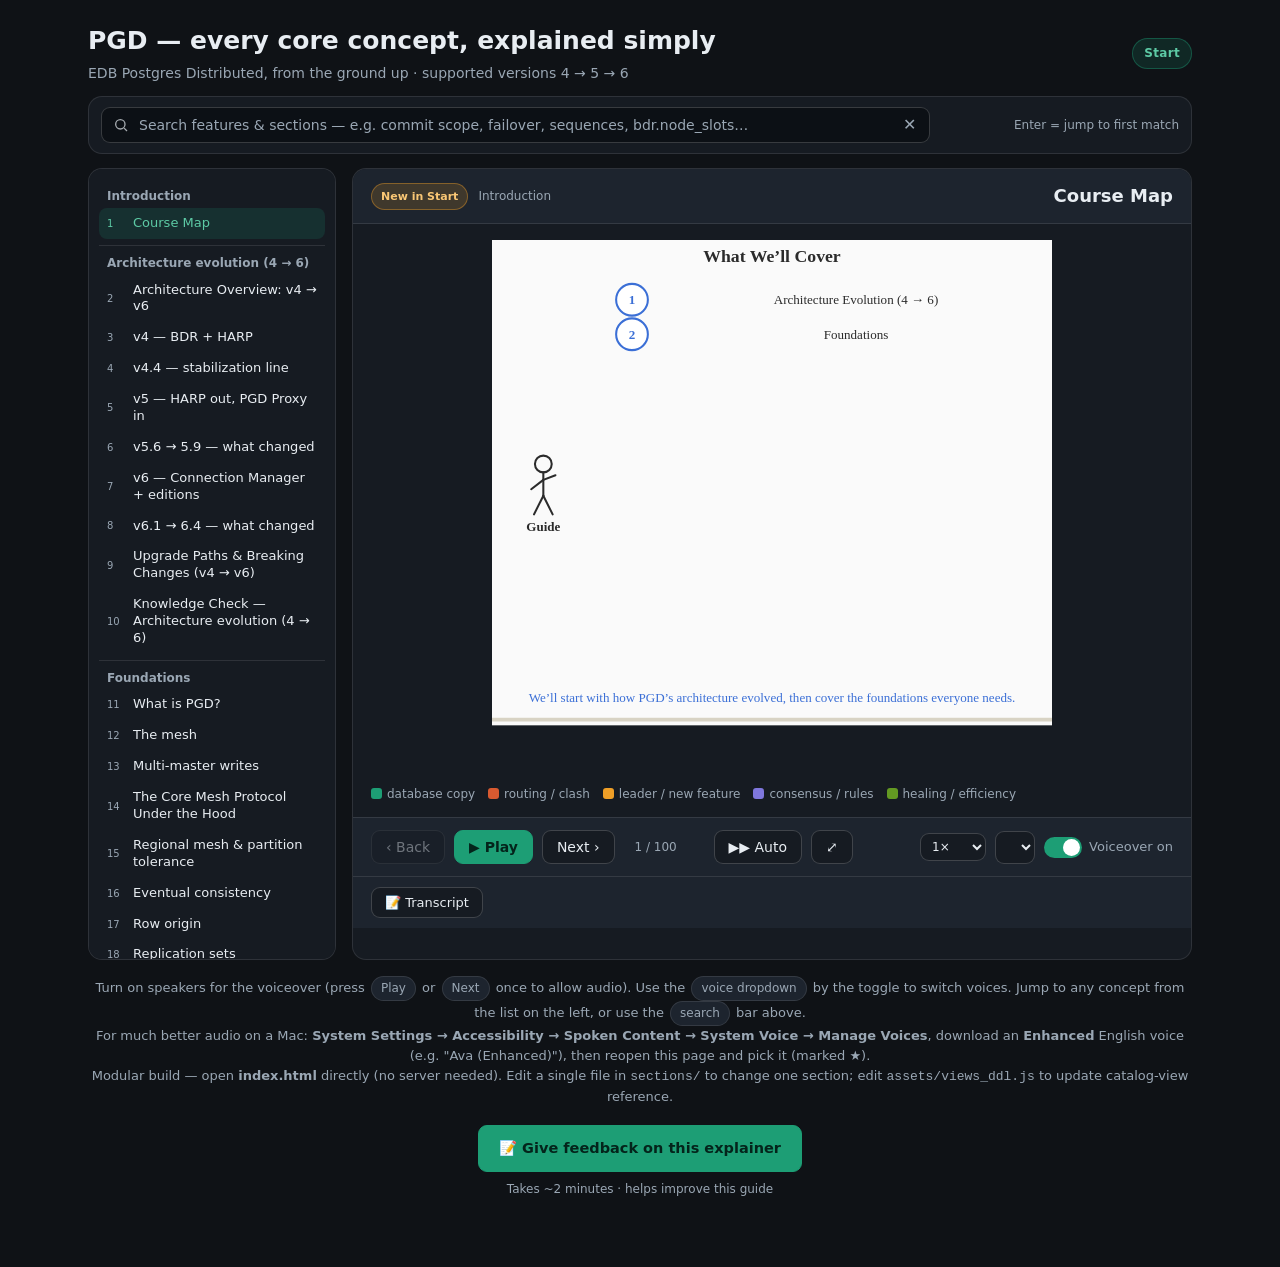
<file: index.html>
<!DOCTYPE html>
<html lang="en">
<head>
<meta charset="UTF-8">
<meta name="viewport" content="width=device-width, initial-scale=1.0">
<title>PGD — every core concept, explained simply</title>
<link rel="stylesheet" href="assets/style.css">
</head>
<body>
<div class="wrap">
  <header class="top">
    <div class="title">
      <h1>PGD — every core concept, explained simply</h1>
      <p>EDB Postgres Distributed, from the ground up · supported versions 4 → 5 → 6</p>
    </div>
    <span class="badge" id="verBadge">Foundations</span>
  </header>

  <!-- search / filter across every section -->
  <div class="searchbar">
    <div class="si">
      <svg viewBox="0 0 24 24" fill="none" stroke="currentColor" stroke-width="2"><circle cx="11" cy="11" r="7"/><path d="M21 21l-4.3-4.3"/></svg>
      <input id="search" type="text" placeholder="Search features & sections — e.g. commit scope, failover, sequences, bdr.node_slots…" autocomplete="off">
      <button class="si-clear" title="Clear" onclick="clearSearch()">✕</button>
    </div>
    <span class="si-info" id="searchInfo"></span>
    <span class="si-hint">Enter = jump to first match</span>
  </div>

  <div class="layout">
    <nav class="toc" id="toc"></nav>

    <div class="stage">
      <div class="scene-head">
        <div class="left">
          <span class="scene-tag tag-core" id="sceneTag">Core concept</span>
          <span class="chap" id="chap">—</span>
        </div>
        <div class="scene-title" id="sceneTitle">—</div>
      </div>
      <div class="scene-body">
        <div class="canvas" id="canvas"></div>
      </div>
      <div class="legend" id="legend"></div>
      <div class="controls">
        <button class="btn" id="prevBtn" onclick="prevStep()">‹ Back</button>
        <button class="btn primary" id="playBtn" onclick="togglePlay()">▶ Play</button>
        <button class="btn" id="nextBtn" onclick="nextStep()">Next ›</button>
        <span class="stepcount" id="stepcount">1 / 1</span>
        <div class="beat-dots" id="beatDots"></div>
        <button class="btn" id="autoBtn" onclick="toggleContinuous()" title="Auto-advance all scenes">▶▶ Auto</button>
        <button class="btn" id="fsBtn" onclick="toggleFullscreen()" title="Fullscreen canvas">⤢</button>
        <div class="spacer"></div>
        <select id="speedSelect" class="speed-select" title="Voiceover speed">
          <option value="0.8">0.8×</option>
          <option value="0.97" selected>1×</option>
          <option value="1.3">1.3×</option>
        </select>
        <select id="voiceSelect" class="voice-select" title="Choose voice" onchange="onVoicePick()"></select>
        <div class="toggle" onclick="toggleVoice()">
          <span class="switch on" id="voiceSwitch"><i></i></span>
          <span id="voiceLabel">Voiceover on</span>
        </div>
      </div>
      <!-- collapsible action bar + panels -->
      <div class="action-bar" id="actionBar"></div>
      <div class="collapsible-panels">
        <!-- Transcript -->
        <div class="cpanel" id="transcriptPanel">
          <div class="analogy">
            <div class="k">Imagine this…</div>
            <div class="v" id="analogy">—</div>
          </div>
          <div class="real"><span class="k">In real terms</span><span id="real">—</span></div>
          <div class="handsOn" id="handsOn" style="display:none"></div>
          <div class="caption"><div class="narr" id="narr" aria-live="polite">—</div></div>
        </div>
        <!-- Views -->
        <div class="cpanel" id="bdrPanel">
          <div class="bdr-views" id="bdrViews"></div>
          <div class="bdr-hint">Click a view for its documented columns &amp; definition (EDB v6 catalog reference). Grey dot = name not in the harvested reference set.</div>
        </div>
        <!-- Monitor -->
        <div class="cpanel" id="monPanel">
          <div class="mon-head">📈 Monitor it — query &amp; how to read it</div>
          <div class="mon-rows" id="monRows"></div>
        </div>
        <!-- CLI -->
        <div class="cpanel" id="cliPanel">
          <div class="cli-head">⌨️ PGD CLI &amp; commands</div>
          <div class="cli-rows" id="cliRows"></div>
        </div>
        <!-- Settings -->
        <div class="cpanel" id="setPanel">
          <div class="set-head">⚙️ Relevant settings (GUCs)</div>
          <div class="set-rows" id="setRows"></div>
        </div>
      </div>
    </div>
  </div>
  <p id="searchNone">No section matches your search.</p>
 
  <footer class="tip">
    Turn on speakers for the voiceover (press <span class="pill">Play</span> or <span class="pill">Next</span> once to allow audio).
    Use the <span class="pill">voice dropdown</span> by the toggle to switch voices. Jump to any concept from the list on the left, or use the <span class="pill">search</span> bar above.
    <br>For much better audio on a Mac: <b>System Settings → Accessibility → Spoken Content → System Voice → Manage Voices</b>, download an <b>Enhanced</b> English voice (e.g. "Ava (Enhanced)"), then reopen this page and pick it (marked ★).
    <br>Modular build — open <b>index.html</b> directly (no server needed). Edit a single file in <code>sections/</code> to change one section; edit <code>assets/views_ddl.js</code> to update catalog-view reference.
  </footer>

  <div class="fb-wrap">
    <a class="fb-btn" id="fbBtn" href="#" target="_blank" rel="noopener">📝 Give feedback on this explainer</a>
    <div class="fb-note" id="fbNote">Takes ~2 minutes · helps improve this guide</div>
  </div>
</div>

<!-- view DDL / reference modal -->
<div class="vm-overlay" id="viewModal" role="dialog" aria-modal="true">
  <div class="vm-box">
    <div class="vm-top">
      <span class="vm-title" id="viewModalTitle">bdr.view</span>
      <button class="vm-x" onclick="closeView()" title="Close">✕</button>
    </div>
    <div class="vm-body" id="viewModalBody"></div>
  </div>
</div>

<!-- 1) drawings  2) authoritative view defs  3) CLI map  4) monitoring/settings/CLI reference -->
<script src="assets/scenes.js"></script>
<script src="assets/views_ref.js"></script>
<script src="assets/cli_commands.js"></script>
<script src="assets/reference.js"></script>
<script src="assets/stories.js"></script>
<script src="assets/motion_lib.js"></script>
<script src="assets/motion_wb.js"></script>
<script src="assets/story_raft.js"></script>
<script src="assets/story_motion.js"></script>
<script src="assets/story_pilot.js"></script>
<script src="assets/story_whiteboard.js"></script>
<!-- 5) section content (edit any one of these independently) -->
<script src="sections/00_intro.js"></script>
<script src="sections/05_architecture.js"></script>
<script src="sections/10_foundations.js"></script>
<script src="sections/20_conflicts.js"></script>
<script src="sections/30_coordination.js"></script>
<script src="sections/40_durability.js"></script>
<script src="sections/50_v4.js"></script>
<script src="sections/60_v5.js"></script>
<script src="sections/70_v6.js"></script>
<script src="sections/80_sequences.js"></script>
<script src="sections/90_operations.js"></script>
<script src="sections/95_troubleshooting.js"></script>
<script src="sections/97_pgd4k.js"></script>
<!-- 4) knowledge-check quiz banks (chapter-end + final review) -->
<script src="assets/quizzes.js"></script>
<!-- 5) player + search + modal -->
<script src="assets/app.js"></script>
</body>
</html>
</file>
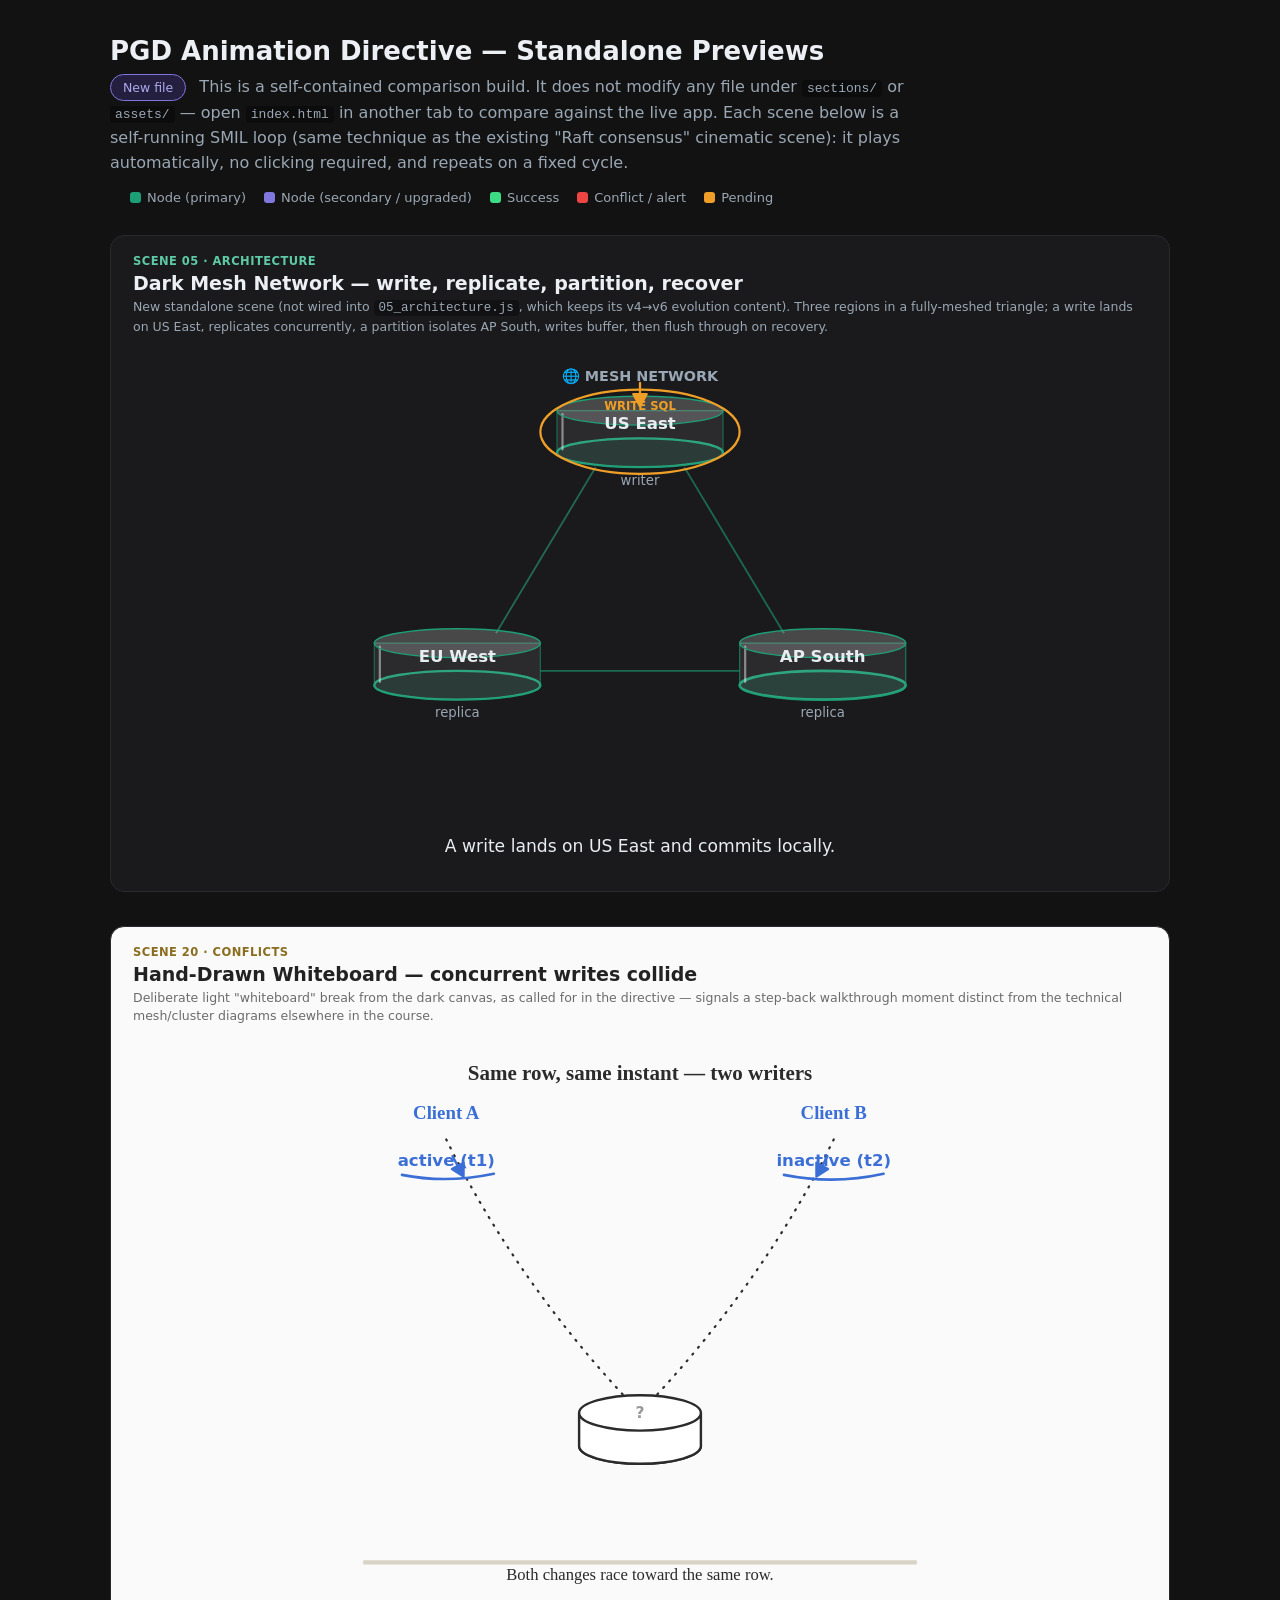
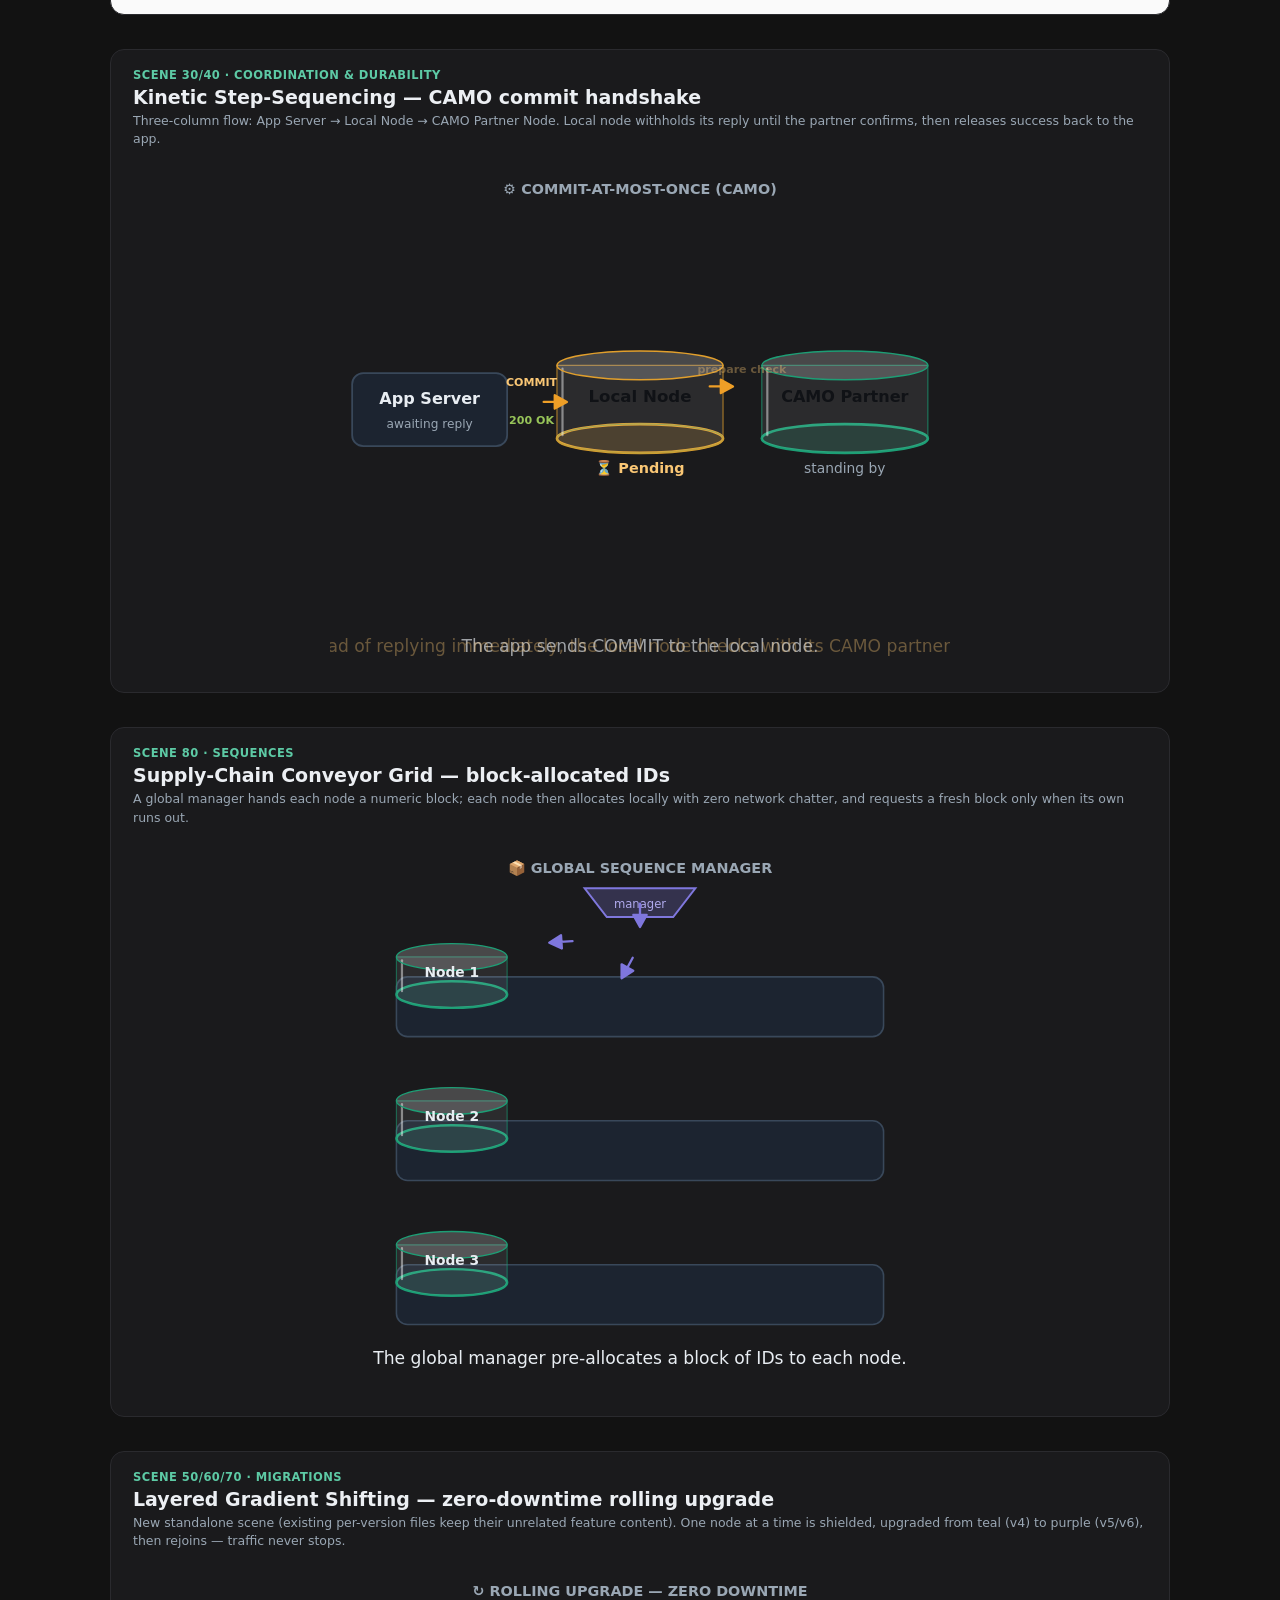
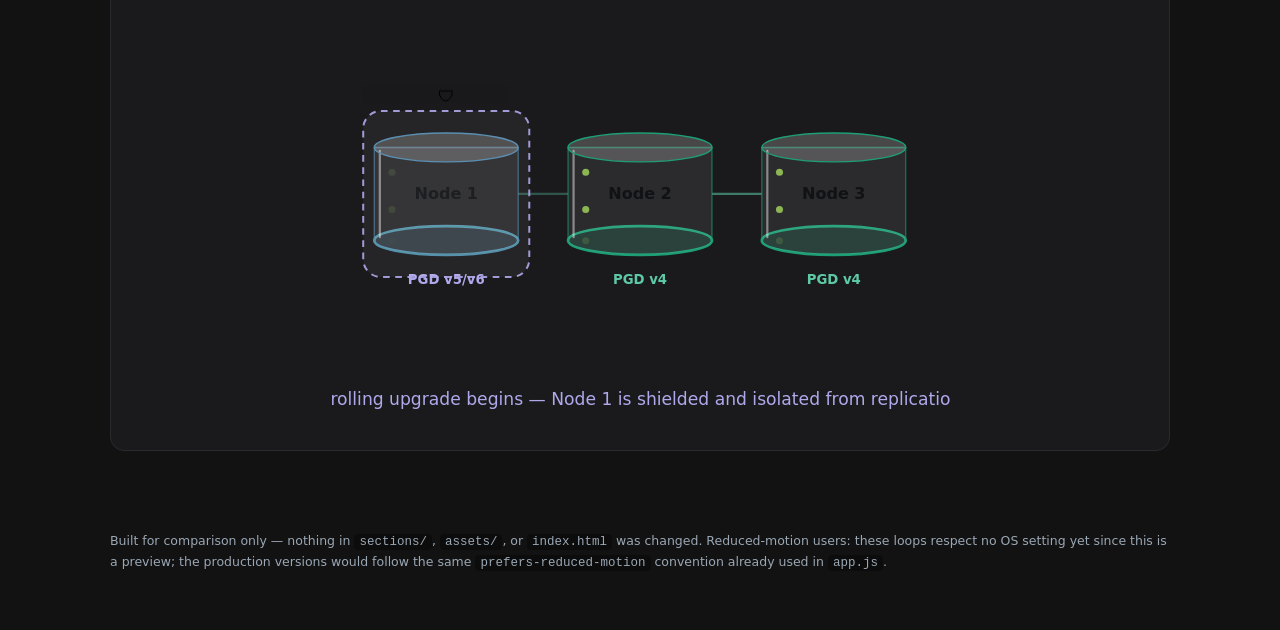
<file: animation_previews.html>
<!doctype html>
<html lang="en">
<head>
<meta charset="utf-8"/>
<meta name="viewport" content="width=device-width, initial-scale=1"/>
<title>PGD — Animation Directive Previews</title>
<style>
  :root{
    --bg:#121212; --card:#1a1a1c; --card-b:#2a2a2e;
    --ink:#eceff3; --mut:#9aa7b4;
    --teal:#1D9E75; --teal-l:#5DCAA5; --teal-d:#15352b;
    --purple:#7F77DD; --purple-l:#AFA9EC; --purple-d:#241f3f;
    --amber:#EF9F27; --amber-l:#FAC775; --amber-d:#3b2e10;
    --green:#3ddc84; --green-l:#97C459;
    --red:#EF4444; --red-l:#F0997B;
    --line:#39485a;
  }
  *{box-sizing:border-box;}
  body{margin:0;background:var(--bg);color:var(--ink);font-family:Segoe UI,system-ui,-apple-system,sans-serif;}
  header{max-width:1100px;margin:0 auto;padding:36px 20px 10px;}
  header h1{font-size:26px;margin:0 0 8px;}
  header p{color:var(--mut);line-height:1.55;max-width:820px;margin:0 0 6px;}
  header .badge{display:inline-block;background:var(--purple-d);color:var(--purple-l);border:1px solid var(--purple);
    border-radius:20px;padding:3px 12px;font-size:12.5px;margin-right:8px;}
  .legend{max-width:1100px;margin:14px auto 0;padding:0 20px;display:flex;gap:18px;flex-wrap:wrap;font-size:13px;color:var(--mut);}
  .legend span{display:inline-flex;align-items:center;gap:6px;}
  .legend i{width:11px;height:11px;border-radius:3px;display:inline-block;}
  main{max-width:1100px;margin:0 auto;padding:20px 20px 80px;display:flex;flex-direction:column;gap:34px;}
  .card{background:var(--card);border:1px solid var(--card-b);border-radius:14px;overflow:hidden;}
  .card.light{background:#FAFAFA;}
  .card-head{padding:18px 22px 4px;}
  .card-head .tag{font-size:11.5px;letter-spacing:.04em;text-transform:uppercase;color:var(--teal-l);font-weight:600;}
  .card.light .card-head .tag{color:#8a6d1f;}
  .card-head h2{margin:4px 0 4px;font-size:19px;}
  .card.light .card-head h2{color:#222;}
  .card-head .note{font-size:12.5px;color:var(--mut);margin:0 0 12px;line-height:1.5;}
  .card.light .card-head .note{color:#6b6b6b;}
  .canvas-wrap{padding:0 10px 18px;display:flex;justify-content:center;}
  svg{width:100%;max-width:620px;height:auto;display:block;}
  footer{max-width:1100px;margin:0 auto;padding:0 20px 60px;color:var(--mut);font-size:12.5px;line-height:1.6;}
  code{background:#00000055;padding:1px 5px;border-radius:4px;}
</style>
</head>
<body>
<header>
  <h1>PGD Animation Directive — Standalone Previews</h1>
  <p><span class="badge">New file</span> This is a self-contained comparison build. It does not modify any file under
  <code>sections/</code> or <code>assets/</code> — open <code>index.html</code> in another tab to compare against the
  live app. Each scene below is a self-running SMIL loop (same technique as the existing "Raft consensus" cinematic
  scene): it plays automatically, no clicking required, and repeats on a fixed cycle.</p>
  <div class="legend">
    <span><i style="background:var(--teal)"></i>Node (primary)</span>
    <span><i style="background:var(--purple)"></i>Node (secondary / upgraded)</span>
    <span><i style="background:var(--green)"></i>Success</span>
    <span><i style="background:var(--red)"></i>Conflict / alert</span>
    <span><i style="background:var(--amber)"></i>Pending</span>
  </div>
</header>
<main>

  <section class="card">
    <div class="card-head">
      <div class="tag">Scene 05 · Architecture</div>
      <h2>Dark Mesh Network — write, replicate, partition, recover</h2>
      <p class="note">New standalone scene (not wired into <code>05_architecture.js</code>, which keeps its v4→v6
      evolution content). Three regions in a fully-meshed triangle; a write lands on US East, replicates concurrently,
      a partition isolates AP South, writes buffer, then flush through on recovery.</p>
    </div>
    <div class="canvas-wrap" id="sceneA"></div>
  </section>

  <section class="card light">
    <div class="card-head">
      <div class="tag">Scene 20 · Conflicts</div>
      <h2>Hand-Drawn Whiteboard — concurrent writes collide</h2>
      <p class="note">Deliberate light "whiteboard" break from the dark canvas, as called for in the directive — signals
      a step-back walkthrough moment distinct from the technical mesh/cluster diagrams elsewhere in the course.</p>
    </div>
    <div class="canvas-wrap" id="sceneB"></div>
  </section>

  <section class="card">
    <div class="card-head">
      <div class="tag">Scene 30/40 · Coordination &amp; Durability</div>
      <h2>Kinetic Step-Sequencing — CAMO commit handshake</h2>
      <p class="note">Three-column flow: App Server → Local Node → CAMO Partner Node. Local node withholds its reply
      until the partner confirms, then releases success back to the app.</p>
    </div>
    <div class="canvas-wrap" id="sceneC"></div>
  </section>

  <section class="card">
    <div class="card-head">
      <div class="tag">Scene 80 · Sequences</div>
      <h2>Supply-Chain Conveyor Grid — block-allocated IDs</h2>
      <p class="note">A global manager hands each node a numeric block; each node then allocates locally with zero
      network chatter, and requests a fresh block only when its own runs out.</p>
    </div>
    <div class="canvas-wrap" id="sceneD"></div>
  </section>

  <section class="card">
    <div class="card-head">
      <div class="tag">Scene 50/60/70 · Migrations</div>
      <h2>Layered Gradient Shifting — zero-downtime rolling upgrade</h2>
      <p class="note">New standalone scene (existing per-version files keep their unrelated feature content). One node
      at a time is shielded, upgraded from teal (v4) to purple (v5/v6), then rejoins — traffic never stops.</p>
    </div>
    <div class="canvas-wrap" id="sceneE"></div>
  </section>

</main>
<footer>
  Built for comparison only — nothing in <code>sections/</code>, <code>assets/</code>, or <code>index.html</code> was
  changed. Reduced-motion users: these loops respect no OS setting yet since this is a preview; the production versions
  would follow the same <code>prefers-reduced-motion</code> convention already used in <code>app.js</code>.
</footer>

<script>
function f(x){ return Math.round(x*1000)/1000; }

/* helper factory — same idea as assets/motion_lib.js but parametrized per-scene duration */
function makeH(dur){
  function ani(attr,kt,vals){return '<animate attributeName="'+attr+'" dur="'+dur+'s" repeatCount="indefinite" calcMode="linear" keyTimes="'+kt+'" values="'+vals+'"/>';}
  function vis(a,b){
    a=Math.max(0,a); b=Math.min(1,b);
    if(a<=0) return ani('opacity','0;'+f(b-0.01)+';'+f(b)+';1','1;1;0;0');
    if(b>=1) return ani('opacity','0;'+f(a-0.01)+';'+f(a)+';1','0;0;1;1');
    return ani('opacity','0;'+f(a-0.01)+';'+f(a)+';'+f(b-0.01)+';'+f(b)+';1','0;0;1;1;0;0');
  }
  function move(path,a,b,rotate){return '<animateMotion dur="'+dur+'s" repeatCount="indefinite" calcMode="linear" '+(rotate?'rotate="auto" ':'')+'path="'+path+'" keyTimes="0;'+f(a)+';'+f(b)+';1" keyPoints="0;0;1;1"/>';}
  function token(path,a,b,color){
    return '<g opacity="0" filter="url(#glow)">'+vis(a-0.015,b+0.03)
      +'<path d="M-12 0 L-1 0 M-2 -6 L9 0 L-2 6 Z" fill="'+color+'" stroke="'+color+'" stroke-width="2.1" stroke-linecap="round" stroke-linejoin="round"/>'
      + move(path,a,b,true)
      +'</g>';
  }
  function tst(x,y,t,size,fill,weight,extra){return '<text x="'+x+'" y="'+y+'" text-anchor="middle" font-family="Segoe UI,system-ui,sans-serif" font-size="'+size+'" fill="'+fill+'"'+(weight?' font-weight="600"':'')+(extra||'')+'>'+t+'</text>';}
  function tan(x,y,t,size,fill,weight,inner,extra){return '<text x="'+x+'" y="'+y+'" text-anchor="middle" font-family="Segoe UI,system-ui,sans-serif" font-size="'+size+'" fill="'+fill+'"'+(weight?' font-weight="600"':'')+' opacity="0"'+(extra||'')+'>'+t+inner+'</text>';}
  function flip(x,y,fromT,toT,frac,size,fromFill,toFill,weight){
    return tan(x,y,fromT,size,fromFill,weight,vis(0,frac)) + tan(x,y,toT,size,toFill,weight,vis(frac,1));
  }
  function draw(a,b,len){ return ani('stroke-dashoffset','0;'+f(a)+';'+f(b)+';1', len+';'+len+';0;0'); }
  return {ani:ani,vis:vis,move:move,token:token,tst:tst,tan:tan,flip:flip,draw:draw,dur:dur};
}

function glowDefs(id){return '<defs><filter id="'+id+'" x="-60%" y="-60%" width="220%" height="220%"><feGaussianBlur stdDeviation="2.4" result="b"/><feMerge><feMergeNode in="b"/><feMergeNode in="SourceGraphic"/></feMerge></filter></defs>';}

function cylGeom(x,y,w,h){var rx=w/2,ry=Math.max(7,Math.min(13,Math.round(h*0.20)));return {cx:x+w/2,rx:rx,ry:ry,ty:y+ry,by:y+h-ry,r:x+w};}
function cylStatic(x,y,w,h,stroke){
  var g=cylGeom(x,y,w,h);
  return '<g>'
    +'<ellipse cx="'+g.cx+'" cy="'+g.by+'" rx="'+g.rx+'" ry="'+g.ry+'" fill="none" stroke="'+stroke+'" stroke-width="2.2"/>'
    +'<ellipse cx="'+g.cx+'" cy="'+g.by+'" rx="'+g.rx+'" ry="'+g.ry+'" fill="'+stroke+'" fill-opacity="0.14" stroke="'+stroke+'" stroke-opacity="0.4"/>'
    +'<path d="M'+x+','+g.ty+' L'+x+','+g.by+' A'+g.rx+','+g.ry+' 0 0 0 '+g.r+','+g.by+' L'+g.r+','+g.ty+' Z" fill="rgba(255,255,255,0.075)" stroke="'+stroke+'" stroke-opacity="0.55" stroke-width="1.1"/>'
    +'<path d="M'+(x+5)+','+(g.ty+3)+' L'+(x+5)+','+(g.by-3)+'" stroke="rgba(255,255,255,0.45)" stroke-width="2" fill="none" stroke-linecap="round"/>'
    +'<ellipse cx="'+g.cx+'" cy="'+g.ty+'" rx="'+g.rx+'" ry="'+g.ry+'" fill="rgba(255,255,255,0.20)" stroke="'+stroke+'" stroke-width="1.2"/>'
    +'</g>';
}
function cylAnim(x,y,w,h,H,kt,fills,strokes){
  var g=cylGeom(x,y,w,h), s0=strokes.split(';')[0], f0=fills.split(';')[0], sa=H.ani('stroke',kt,strokes);
  return '<g>'
    +'<ellipse cx="'+g.cx+'" cy="'+g.by+'" rx="'+g.rx+'" ry="'+g.ry+'" fill="none" stroke="'+s0+'" stroke-width="2.4">'+sa+'</ellipse>'
    +'<ellipse cx="'+g.cx+'" cy="'+g.by+'" rx="'+g.rx+'" ry="'+g.ry+'" fill="'+f0+'" fill-opacity="0.18" stroke="'+s0+'" stroke-opacity="0.4">'+H.ani('fill',kt,fills)+'</ellipse>'
    +'<path d="M'+x+','+g.ty+' L'+x+','+g.by+' A'+g.rx+','+g.ry+' 0 0 0 '+g.r+','+g.by+' L'+g.r+','+g.ty+' Z" fill="rgba(255,255,255,0.075)" stroke="'+s0+'" stroke-opacity="0.6" stroke-width="1.2">'+sa+'</path>'
    +'<path d="M'+(x+5)+','+(g.ty+3)+' L'+(x+5)+','+(g.by-3)+'" stroke="rgba(255,255,255,0.45)" stroke-width="2" fill="none" stroke-linecap="round"/>'
    +'<ellipse cx="'+g.cx+'" cy="'+g.ty+'" rx="'+g.rx+'" ry="'+g.ry+'" fill="rgba(255,255,255,0.20)" stroke="'+s0+'" stroke-width="1.3">'+sa+'</ellipse>'
    +'</g>';
}
function line(x1,y1,x2,y2,color,w,op){return '<line x1="'+x1+'" y1="'+y1+'" x2="'+x2+'" y2="'+y2+'" stroke="'+color+'" stroke-width="'+(w||1.4)+'" opacity="'+(op==null?0.55:op)+'"/>';}

var COL={
  teal:'#1D9E75', tealL:'#5DCAA5',
  purple:'#7F77DD', purpleL:'#AFA9EC',
  amber:'#EF9F27', amberL:'#FAC775',
  green:'#3ddc84', greenL:'#97C459',
  red:'#EF4444', redL:'#F0997B',
  ink:'#e8edf2', mut:'#9aa7b4', line:'#39485a'
};

/* ================= SCENE A — Dark Mesh Network ================= */
function sceneA(){
  var DUR=16, H=makeH(DUR);
  var usC=[280,72], euC=[115,282], apC=[445,282];
  var s='<svg viewBox="0 0 560 470" role="img"><title>Mesh network — write, replicate, partition, recover</title>'+glowDefs('gA');

  /* ambient mesh lines: base + partition state on AP-touching links */
  s+=line(240,104,150,254,COL.teal,1.6,0.5); // US-EU (always fine)
  var apLineKT='0;0.40;0.44;0.62;0.66;1';
  var apLineStroke=COL.teal+';'+COL.teal+';'+COL.red+';'+COL.red+';'+COL.teal+';'+COL.teal;
  var apLineDash='0;0;6 5;6 5;0;0';
  s+='<line x1="320" y1="104" x2="410" y2="254" stroke="'+COL.teal+'" stroke-width="1.6" opacity="0.6">'+H.ani('stroke',apLineKT,apLineStroke)+H.ani('stroke-dasharray',apLineKT,apLineDash)+'</line>';
  s+='<line x1="190" y1="288" x2="370" y2="288" stroke="'+COL.teal+'" stroke-width="1.6" opacity="0.6">'+H.ani('stroke',apLineKT,apLineStroke)+H.ani('stroke-dasharray',apLineKT,apLineDash)+'</line>';
  /* ambient pulse (independent short loop) on the always-up link */
  s+='<line x1="240" y1="104" x2="150" y2="254" stroke="'+COL.tealL+'" stroke-width="1.6" opacity="0"><animate attributeName="opacity" values="0;0.35;0" dur="2.6s" repeatCount="indefinite"/></line>';

  s+=H.tst(280,26,'🌐 MESH NETWORK',13,COL.mut,true);

  /* nodes */
  var usKT='0;0.40;0.44;1', usStroke=COL.teal+';'+COL.teal+';'+COL.teal+';'+COL.teal;
  s+=cylStatic(205,40,150,64,COL.teal);
  s+=H.tst(280,70,'US East',15,COL.ink,true);
  s+=H.tan(280,120,'writer',12,COL.mut,false,H.vis(0,1));

  var euKT='0;1', euStroke=COL.teal;
  s+=cylStatic(40,250,150,64,COL.teal);
  s+=H.tst(115,280,'EU West',15,COL.ink,true);
  s+=H.tan(115,330,'replica',12,COL.mut,false,H.vis(0,1));

  var apKT='0;0.40;0.44;0.62;0.66;1', apFills=COL.teal+';'+COL.teal+';#3a3a3a;#3a3a3a;'+COL.teal+';'+COL.teal, apStrokes=apFills;
  s+=cylAnim(370,250,150,64,H,apKT,apFills,apStrokes);
  s+=H.tst(445,280,'AP South',15,COL.ink,true);
  s+=H.tan(445,330,'replica',12,COL.mut,false,H.vis(0,0.42));
  s+=H.tan(445,330,'✗ partitioned',12,COL.red,true,H.vis(0.42,0.64));
  s+=H.tan(445,330,'replica',12,COL.greenL,false,H.vis(0.64,1));

  /* highlight pulse rings */
  s+='<ellipse cx="280" cy="72" rx="90" ry="38" fill="none" stroke="'+COL.amber+'" stroke-width="2" opacity="0">'+H.vis(0.10,0.20)+'</ellipse>';
  s+='<ellipse cx="115" cy="282" rx="90" ry="38" fill="none" stroke="'+COL.teal+'" stroke-width="2" opacity="0">'+H.vis(0.32,0.40)+'</ellipse>';
  s+='<ellipse cx="445" cy="282" rx="90" ry="38" fill="none" stroke="'+COL.teal+'" stroke-width="2" opacity="0">'+H.vis(0.32,0.40)+'</ellipse>';
  s+='<ellipse cx="445" cy="282" rx="90" ry="38" fill="none" stroke="'+COL.teal+'" stroke-width="2" opacity="0">'+H.vis(0.66,0.74)+'</ellipse>';

  /* "Write SQL" packet drop onto US East */
  s+=H.token('M280 -10 L280 40',0.06,0.12,COL.amber);
  s+=H.tan(280,52,'WRITE SQL',10.5,COL.amber,true,H.vis(0.05,0.15));

  /* split concurrent replication */
  s+=H.token('M255 104 L165 254',0.20,0.32,COL.teal);
  s+=H.token('M310 104 L400 254',0.20,0.32,COL.teal);

  /* buffer ring near US East during partition */
  s+='<ellipse cx="280" cy="170" rx="26" ry="20" fill="none" stroke="'+COL.amber+'" stroke-width="1.6" stroke-dasharray="4 4" opacity="0">'+H.vis(0.44,0.66)+'</ellipse>';
  s+=H.tan(280,175,'⏳',16,COL.amberL,false,H.vis(0.44,0.66));
  [0.46,0.51,0.56,0.61].forEach(function(t,i){
    s+='<circle cx="'+(268+i*8)+'" cy="'+(178)+'" r="4" fill="'+COL.amberL+'" opacity="0">'+H.vis(t,0.66)+'</circle>';
  });
  s+=H.tan(280,206,'3 queued writes',11,COL.amberL,false,H.vis(0.52,0.66));

  /* flush buffered writes to AP South */
  s+=H.token('M300 172 L410 254',0.67,0.78,COL.amber);
  s+=H.token('M295 178 L405 260',0.70,0.80,COL.amber);
  s+=H.token('M290 184 L400 266',0.73,0.82,COL.amber);

  /* captions */
  var cy=452;
  s+=H.tan(280,cy,'Three regions, fully meshed — every node can accept writes.',15.5,COL.ink,false,H.vis(0,0.06));
  s+=H.tan(280,cy,'A write lands on US East and commits locally.',15.5,COL.ink,false,H.vis(0.06,0.20));
  s+=H.tan(280,cy,'It replicates concurrently to EU West and AP South.',15.5,COL.ink,false,H.vis(0.20,0.40));
  s+=H.tan(280,cy,'A network partition isolates AP South.',15.5,COL.redL,false,H.vis(0.40,0.44));
  s+=H.tan(280,cy,'US East buffers writes destined for AP South until the link recovers.',15.5,COL.amberL,false,H.vis(0.44,0.66));
  s+=H.tan(280,cy,'Connectivity returns — buffered changes flush through in order.',15.5,COL.tealL,false,H.vis(0.66,0.84));
  s+=H.tan(280,cy,'AP South catches up and all three regions converge.',15.5,COL.greenL,false,H.vis(0.84,1.0));

  s+='</svg>';
  return s;
}

/* ================= SCENE B — Hand-Drawn Whiteboard ================= */
function sceneB(){
  var DUR=15, H=makeH(DUR);
  var INK='#2B2B2B', PAPER='#FAFAFA', RED='#D64545', GREEN='#2E9E4F', BLUE='#3B6FD6';
  var s='<svg viewBox="0 0 560 500" role="img"><title>Whiteboard conflict walkthrough</title>'+glowDefs('gB');
  s+='<rect x="0" y="0" width="560" height="500" fill="'+PAPER+'"/>';
  /* faint whiteboard tray line */
  s+='<line x1="30" y1="470" x2="530" y2="470" stroke="#d8d3c4" stroke-width="4"/>';
  s+='<text x="280" y="34" text-anchor="middle" font-family="Segoe Print,Bradley Hand,Comic Sans MS,cursive" font-size="19" fill="'+INK+'" font-weight="700">Same row, same instant — two writers</text>';

  /* client labels + hand-drawn tracks */
  s+='<text x="105" y="70" text-anchor="middle" font-family="Segoe Print,Bradley Hand,Comic Sans MS,cursive" font-size="17" fill="'+BLUE+'" font-weight="700">Client A</text>';
  s+='<text x="455" y="70" text-anchor="middle" font-family="Segoe Print,Bradley Hand,Comic Sans MS,cursive" font-size="17" fill="'+BLUE+'" font-weight="700">Client B</text>';
  s+='<path d="M105 88 Q170 220 280 335" fill="none" stroke="'+INK+'" stroke-width="2" stroke-dasharray="1 7" stroke-linecap="round"/>';
  s+='<path d="M455 88 Q390 220 280 335" fill="none" stroke="'+INK+'" stroke-width="2" stroke-dasharray="1 7" stroke-linecap="round"/>';

  /* value labels with hand-drawn underline draw-on */
  s+=H.tan(105,112,'active  (t1)',15,BLUE,true,H.vis(0.02,1));
  s+='<path d="M65 120 Q105 128 148 119" fill="none" stroke="'+BLUE+'" stroke-width="2.4" stroke-linecap="round" stroke-dasharray="120" opacity="0">'+H.vis(0.02,1)+H.draw(0.03,0.12,120)+'</path>';
  s+=H.tan(455,112,'inactive  (t2)',15,BLUE,true,H.vis(0.02,1));
  s+='<path d="M410 120 Q455 129 500 119" fill="none" stroke="'+BLUE+'" stroke-width="2.4" stroke-linecap="round" stroke-dasharray="120" opacity="0">'+H.vis(0.02,1)+H.draw(0.03,0.12,120)+'</path>';

  /* DB icon at convergence */
  s+='<g transform="translate(280,335)">'
    +'<ellipse cx="0" cy="30" rx="55" ry="16" fill="none" stroke="'+INK+'" stroke-width="2.2"/>'
    +'<path d="M-55 0 L-55 30 A55 16 0 0 0 55 30 L55 0" fill="#fff" stroke="'+INK+'" stroke-width="2.2"/>'
    +'<ellipse cx="0" cy="0" rx="55" ry="16" fill="#fff" stroke="'+INK+'" stroke-width="2.2"/>'
    +'</g>';
  s+=H.flip(280,340,'?','inactive',0.80,14,'#999',GREEN,true);

  /* tokens sliding toward center */
  s+=H.token('M105 92 Q170 220 275 330',0.13,0.29,BLUE);
  s+=H.token('M455 92 Q390 220 285 330',0.13,0.29,BLUE);

  /* collision starburst */
  s+='<g opacity="0" transform="translate(280,325)">'+H.vis(0.29,0.40)
    +'<path d="M0,-30 L8,-8 L30,-10 L12,6 L20,28 L0,14 L-20,28 L-12,6 L-30,-10 L-8,-8 Z" fill="'+RED+'" fill-opacity="0.18" stroke="'+RED+'" stroke-width="2.4"/>'
    +'</g>';
  s+=H.tan(280,300,'💥 CONFLICT DETECTED',16.5,RED,true,H.vis(0.30,0.42));

  /* magnifying glass sweeping between timestamps */
  s+='<g opacity="0">'+H.vis(0.42,0.56)
    +'<animateTransform attributeName="transform" type="translate" dur="'+DUR+'s" repeatCount="indefinite" calcMode="linear" keyTimes="0;0.42;0.49;0.56;1" values="105,100;105,100;455,100;455,100;455,100"/>'
    +'<circle cx="0" cy="0" r="20" fill="none" stroke="'+INK+'" stroke-width="3"/>'
    +'<line x1="14" y1="14" x2="30" y2="30" stroke="'+INK+'" stroke-width="4" stroke-linecap="round"/>'
    +'</g>';

  /* verdict: check over B, X over A */
  s+='<path d="M78 112 L96 130 L134 96" fill="none" stroke="'+RED+'" stroke-width="4" stroke-linecap="round" stroke-linejoin="round" stroke-dasharray="140" opacity="0">'+H.vis(0.56,1)+H.draw(0.56,0.62,140)+'</path>'
    +'<path d="M78 96 L134 130 M134 96 L78 130" fill="none" stroke="'+RED+'" stroke-width="4" stroke-linecap="round" stroke-dasharray="180" opacity="0">'+H.vis(0.56,1)+H.draw(0.56,0.62,180)+'</path>';
  s+='<path d="M428 112 L446 130 L484 96" fill="none" stroke="'+GREEN+'" stroke-width="4" stroke-linecap="round" stroke-linejoin="round" stroke-dasharray="140" opacity="0">'+H.vis(0.56,1)+H.draw(0.56,0.64,140)+'</path>';

  /* folder icon + losing write sweeping into it */
  s+='<g transform="translate(70,420)" opacity="0">'+H.vis(0.66,1)
    +'<path d="M-30,-14 L-10,-14 L-4,-4 L30,-4 L30,16 L-30,16 Z" fill="#FFF6D8" stroke="'+INK+'" stroke-width="2.2"/>'
    +'<text x="0" y="34" text-anchor="middle" font-family="Segoe Print,Bradley Hand,Comic Sans MS,cursive" font-size="13" fill="'+INK+'">Conflict Log</text>'
    +'</g>';
  s+=H.token('M105 118 Q60 260 70 410',0.66,0.80,RED);

  /* captions */
  var cy=486;
  s+='<text id="capB" x="280" y="'+cy+'" text-anchor="middle" font-family="Segoe Print,Bradley Hand,Comic Sans MS,cursive" font-size="15" fill="'+INK+'"></text>';
  function cap(t,a,b,col){ s+='<text x="280" y="'+cy+'" text-anchor="middle" font-family="Segoe Print,Bradley Hand,Comic Sans MS,cursive" font-size="15" fill="'+(col||INK)+'" opacity="0">'+t+H.vis(a,b)+'</text>'; }
  cap('Client A writes ‘active’ at t1; Client B writes ‘inactive’ at t2 — same row.',0,0.13);
  cap('Both changes race toward the same row.',0.13,0.29);
  cap('Same row, two different values — a conflict.',0.29,0.42,RED);
  cap('PGD compares commit timestamps to settle it.',0.42,0.56);
  cap('Later timestamp wins — last update wins.',0.56,0.66,GREEN);
  cap('The losing write is archived to the conflict log.',0.66,0.82);
  cap('Every copy converges on Client B’s value.',0.82,1.0,GREEN);

  s+='</svg>';
  return s;
}

/* ================= SCENE C — CAMO Kinetic Step-Sequencing ================= */
function sceneC(){
  var DUR=14, H=makeH(DUR);
  var s='<svg viewBox="0 0 560 460" role="img"><title>CAMO commit handshake</title>'+glowDefs('gC');

  s+=H.tst(280,26,'⚙ COMMIT-AT-MOST-ONCE (CAMO)',13,COL.mut,true);

  /* App Server panel */
  s+='<rect x="20" y="188" width="140" height="66" rx="10" fill="#1c2430" stroke="'+COL.line+'" stroke-width="1.6"/>';
  s+=H.tst(90,216,'App Server',14.5,COL.ink,true);
  s+=H.tst(90,238,'awaiting reply',11,COL.mut,false);

  /* Local Node cylinder */
  var lKT='0;0.06;0.16;0.52;0.62;1';
  var lFill=COL.teal+';'+COL.teal+';'+COL.amber+';'+COL.amber+';'+COL.green+';'+COL.green;
  s+=cylAnim(205,168,150,92,H,lKT,lFill,lFill);
  s+=H.tst(280,214,'Local Node',15,'#101216',true);
  var lSub=H.tan(280,278,'idle',12.5,COL.mut,false,H.vis(0,0.06));
  lSub+=H.tan(280,278,'⏳ Pending',13,COL.amberL,true,H.vis(0.08,0.52));
  lSub+=H.tan(280,278,'✓ Committed · 200 OK',13,COL.greenL,true,H.vis(0.54,1));
  s+=lSub;

  /* Partner Node cylinder */
  var pKT='0;0.28;0.38;1', pFill=COL.teal+';'+COL.teal+';'+COL.green+';'+COL.green;
  s+=cylAnim(390,168,150,92,H,pKT,pFill,pFill);
  s+=H.tst(465,214,'CAMO Partner',14.5,'#101216',true);
  s+=H.tan(465,278,'standing by',12.5,COL.mut,false,H.vis(0,0.28));
  s+=H.tan(465,278,'✓ confirmed',13,COL.greenL,true,H.vis(0.30,1));
  s+=H.tan(465,196,'✓',26,COL.greenL,true,H.vis(0.30,0.40));

  /* beams */
  s+=H.token('M160 214 L205 214',0.04,0.14,COL.amber);            // App -> Local: COMMIT
  s+=H.tst(182,200,'COMMIT',10,COL.amberL,true);
  s+=H.token('M355 200 L390 200',0.16,0.28,COL.amber);            // Local -> Partner: prepare check
  s+=H.tan(372,188,'prepare check',10,COL.amberL,true,H.vis(0.16,0.30));
  s+=H.token('M390 232 L355 232',0.38,0.50,COL.green);            // Partner -> Local: ack
  s+=H.tan(372,248,'ack',10,COL.greenL,true,H.vis(0.38,0.52));
  s+=H.token('M205 220 L160 220',0.62,0.74,COL.green);            // Local -> App: success
  s+=H.tst(182,234,'200 OK',10,COL.greenL,true);

  var cy=440;
  s+=H.tan(280,cy,'The app sends COMMIT to the local node.',15.5,COL.ink,false,H.vis(0,0.16));
  s+=H.tan(280,cy,'Instead of replying immediately, the local node checks with its CAMO partner first.',15.5,COL.amberL,false,H.vis(0.16,0.38));
  s+=H.tan(280,cy,'The partner confirms it has the write and mirrors the state, then acknowledges.',15.5,COL.greenL,false,H.vis(0.38,0.62));
  s+=H.tan(280,cy,'Only now does the local node tell the app it succeeded — the write can never be lost or duplicated.',15.5,COL.ink,false,H.vis(0.62,1));

  s+='</svg>';
  return s;
}

/* ================= SCENE D — Sequences Conveyor Grid ================= */
function sceneD(){
  var DUR=16, H=makeH(DUR);
  var s='<svg viewBox="0 0 560 500" role="img"><title>Distributed sequence block allocation</title>'+glowDefs('gD');

  s+=H.tst(280,26,'📦 GLOBAL SEQUENCE MANAGER',13,COL.mut,true);
  s+='<path d="M230 40 L330 40 L310 66 L250 66 Z" fill="'+COL.purple+'" fill-opacity="0.25" stroke="'+COL.purple+'" stroke-width="1.8"/>';
  s+=H.tst(280,58,'manager',10.5,COL.purpleL,false);

  var rows=[
    {y:120, label:'Node 1', block:'1–1000'},
    {y:250, label:'Node 2', block:'1001–2000'},
    {y:380, label:'Node 3', block:'2001–3000'}
  ];
  rows.forEach(function(r,i){
    s+='<rect x="60" y="'+r.y+'" width="440" height="54" rx="10" fill="#1c2430" stroke="'+COL.line+'" stroke-width="1.4"/>';
    s+=cylStatic(60,r.y-30,100,58,COL.teal);
    s+=H.tst(110,r.y-0,r.label,12.5,COL.ink,true);
    /* drop tube from manager */
    var path='M280 66 Q'+(280)+' '+((66+r.y)/2)+' '+(110)+' '+(r.y-30);
    s+=H.token(path,0.08+i*0.03,0.20+i*0.03,COL.purple);
    s+=H.tan(110,r.y+70,'block '+r.block,11,COL.purpleL,true,H.vis(0.20+i*0.03,1));
  });

  /* focus dimming of node 2 row while node 1 is zoomed */
  s+='<rect x="55" y="'+(rows[1].y-36)+'" width="450" height="66" rx="12" fill="#000" opacity="0">'
    +H.ani('opacity','0;0.28;0.30;0.60;0.62;1','0;0;0.35;0.35;0;0')+'</rect>';

  /* Node 1 rapid local allocation */
  s+='<g opacity="0">'+H.vis(0.28,0.58)
    +'<rect x="60" y="120" width="440" height="54" rx="10" fill="none" stroke="'+COL.amber+'" stroke-width="2"/>'
    +'</g>';
  var counters=['1','2','3','…','247','…','512','…','999'];
  var span=0.58-0.30;
  counters.forEach(function(txt,i){
    var a=0.30+span*(i/counters.length), b=0.30+span*((i+1)/counters.length);
    s+=H.tan(430,142,txt,15,COL.amberL,true,H.vis(a,b));
  });
  [0,1,2].forEach(function(i){
    s+='<circle cx="'+(160+i*30)+'" cy="132" r="4" fill="'+COL.tealL+'" opacity="0">'+H.vis(0.30,0.58)
      +'<animateMotion dur="0.7s" begin="'+(i*0.15)+'s" repeatCount="indefinite" path="M0 0 L220 0"/></circle>';
  });
  s+=H.tan(280,196,'no network round-trip needed',11.5,COL.mut,false,H.vis(0.30,0.58));

  /* block exhausted */
  s+='<rect x="60" y="120" width="440" height="54" rx="10" fill="'+COL.red+'" fill-opacity="0" stroke="'+COL.red+'" stroke-width="0">'
    +H.ani('fill-opacity','0;0.58;0.62;0.72;0.76;1','0;0;0.22;0.22;0;0')
    +H.ani('stroke-width','0;0.58;0.62;0.72;0.76;1','0;0;2.4;2.4;0;0')+'</rect>';
  s+=H.tan(280,150,'1000 / 1000 used',13.5,COL.redL,true,H.vis(0.60,0.72));

  /* signal beam back to manager, then fresh block down */
  s+=H.token('M120 118 Q160 90 260 66',0.62,0.72,COL.red);
  s+=H.token('M280 66 Q280 90 120 118',0.74,0.86,COL.purple);
  s+=H.tan(110,196,'block 3001–4000',11.5,COL.purpleL,true,H.vis(0.86,1));

  var cy=470;
  s+=H.tan(280,cy,'The global manager pre-allocates a block of IDs to each node.',15.5,COL.ink,false,H.vis(0,0.28));
  s+=H.tan(280,cy,'Node 1 hands out numbers from its own block — fast, and clash-free.',15.5,COL.amberL,false,H.vis(0.28,0.58));
  s+=H.tan(280,cy,'Node 1 exhausts its block and signals the manager.',15.5,COL.redL,false,H.vis(0.58,0.74));
  s+=H.tan(280,cy,'A fresh block slides down and Node 1 resumes — without touching the other nodes.',15.5,COL.greenL,false,H.vis(0.74,1));

  s+='</svg>';
  return s;
}

/* ================= SCENE E — Layered Gradient Shifting (rolling upgrade) ================= */
function sceneE(){
  var DUR=18, H=makeH(DUR);
  var s='<svg viewBox="0 0 560 420" role="img"><title>Zero-downtime rolling upgrade</title>'+glowDefs('gE');

  var cyls=[
    {x:40,  wave:[0.06,0.17,0.28,0.36]},
    {x:215, wave:[0.42,0.52,0.63,0.72]},
    {x:390, wave:[0.72,0.82,0.93,1.00]}
  ];
  var W=130,Y=150,Hh=110;

  /* connecting replication lines, dimmed during each cylinder's isolation window */
  function lineDim(x1,x2,w){
    var kt='0;'+w[0]+';'+w[1]+';'+w[2]+';'+w[3]+';1';
    var op='0.55;0.55;0.15;0.15;0.55;0.55';
    return '<line x1="'+x1+'" y1="'+(Y+Hh/2)+'" x2="'+x2+'" y2="'+(Y+Hh/2)+'" stroke="'+COL.tealL+'" stroke-width="2">'+H.ani('opacity',kt,op)+'</line>';
  }
  s+=lineDim(cyls[0].x+W, cyls[1].x, cyls[0].wave);
  s+=lineDim(cyls[1].x+W, cyls[2].x, cyls[2].wave);

  s+=H.tst(280,26,'↻ ROLLING UPGRADE — ZERO DOWNTIME',13,COL.mut,true);

  cyls.forEach(function(c,i){
    var w=c.wave, kt='0;'+w[0]+';'+w[1]+';1', fills=COL.teal+';'+COL.teal+';'+COL.purple+';'+COL.purple;
    s+=cylAnim(c.x,Y,W,Hh,H,kt,fills,fills);
    var cx=c.x+W/2;
    s+=H.tst(cx,Y+Hh/2+5,'Node '+(i+1),14.5,'#101216',true);
    var frac=(w[0]+w[1])/2;
    s+=H.flip(cx,Y+Hh+26,'PGD v4','PGD v5/v6',frac,12,COL.tealL,COL.purpleL,true);

    /* ambient traffic particles inside cylinder, dimmed while this node is shielded/isolated */
    var dimKT='0;'+w[0]+';'+(w[0]+0.02)+';'+w[2]+';'+(w[2]+0.02)+';1';
    var dimOp='1;1;0.15;0.15;1;1';
    s+='<g opacity="1">'+H.ani('opacity',dimKT,dimOp);
    for(var k=0;k<3;k++){
      var begin=(k*0.5)+'s';
      s+='<circle cx="'+(c.x+16)+'" cy="0" r="3.2" fill="'+COL.greenL+'" opacity="0">'
        + '<animate attributeName="opacity" values="0;0.9;0.9;0" keyTimes="0;0.15;0.85;1" dur="1.6s" begin="'+begin+'" repeatCount="indefinite"/>'
        + '<animateMotion dur="1.6s" begin="'+begin+'" repeatCount="indefinite" path="M0 '+(Y+Hh-10)+' L0 '+(Y+10)+'"/>'
        + '</circle>';
    }
    s+='</g>';

    /* shield capsule descending over this node during its wave */
    var shieldKT='0;'+w[0]+';'+(w[0]+0.03)+';'+w[2]+';'+w[3]+';1';
    var shieldOp='0;0;0.9;0.9;0;0';
    s+='<g opacity="0">'+H.ani('opacity',shieldKT,shieldOp)
      +'<rect x="'+(c.x-10)+'" y="'+(Y-20)+'" width="'+(W+20)+'" height="'+(Hh+40)+'" rx="16" fill="#ffffff" fill-opacity="0.06" stroke="'+COL.purpleL+'" stroke-width="1.8" stroke-dasharray="6 5"/>'
      +'<text x="'+cx+'" y="'+(Y-28)+'" text-anchor="middle" font-size="15">🛡</text>'
      +'</g>';
  });

  var cy=396;
  s+=H.tan(280,cy,'Three-node cluster running PGD v4, serving live traffic.',15.5,COL.ink,false,H.vis(0,0.06));
  s+=H.tan(280,cy,'A rolling upgrade begins — Node 1 is shielded and isolated from replication.',15.5,COL.purpleL,false,H.vis(0.06,0.17));
  s+=H.tan(280,cy,'Behind the shield it upgrades to PGD v6 while Node 2 and Node 3 keep serving.',15.5,COL.purpleL,false,H.vis(0.17,0.36));
  s+=H.tan(280,cy,'Node 1 rejoins on the new version — zero downtime. Node 2 is next.',15.5,COL.greenL,false,H.vis(0.36,0.63));
  s+=H.tan(280,cy,'Node 2 rejoins; Node 3 takes its turn behind the shield.',15.5,COL.greenL,false,H.vis(0.63,0.93));
  s+=H.tan(280,cy,'The entire cluster now runs PGD v6 — upgraded node by node, without a second of downtime.',15.5,COL.greenL,false,H.vis(0.93,1));

  s+='</svg>';
  return s;
}

document.addEventListener('DOMContentLoaded',function(){
  document.getElementById('sceneA').innerHTML=sceneA();
  document.getElementById('sceneB').innerHTML=sceneB();
  document.getElementById('sceneC').innerHTML=sceneC();
  document.getElementById('sceneD').innerHTML=sceneD();
  document.getElementById('sceneE').innerHTML=sceneE();
});
</script>
</body>
</html>
</file>
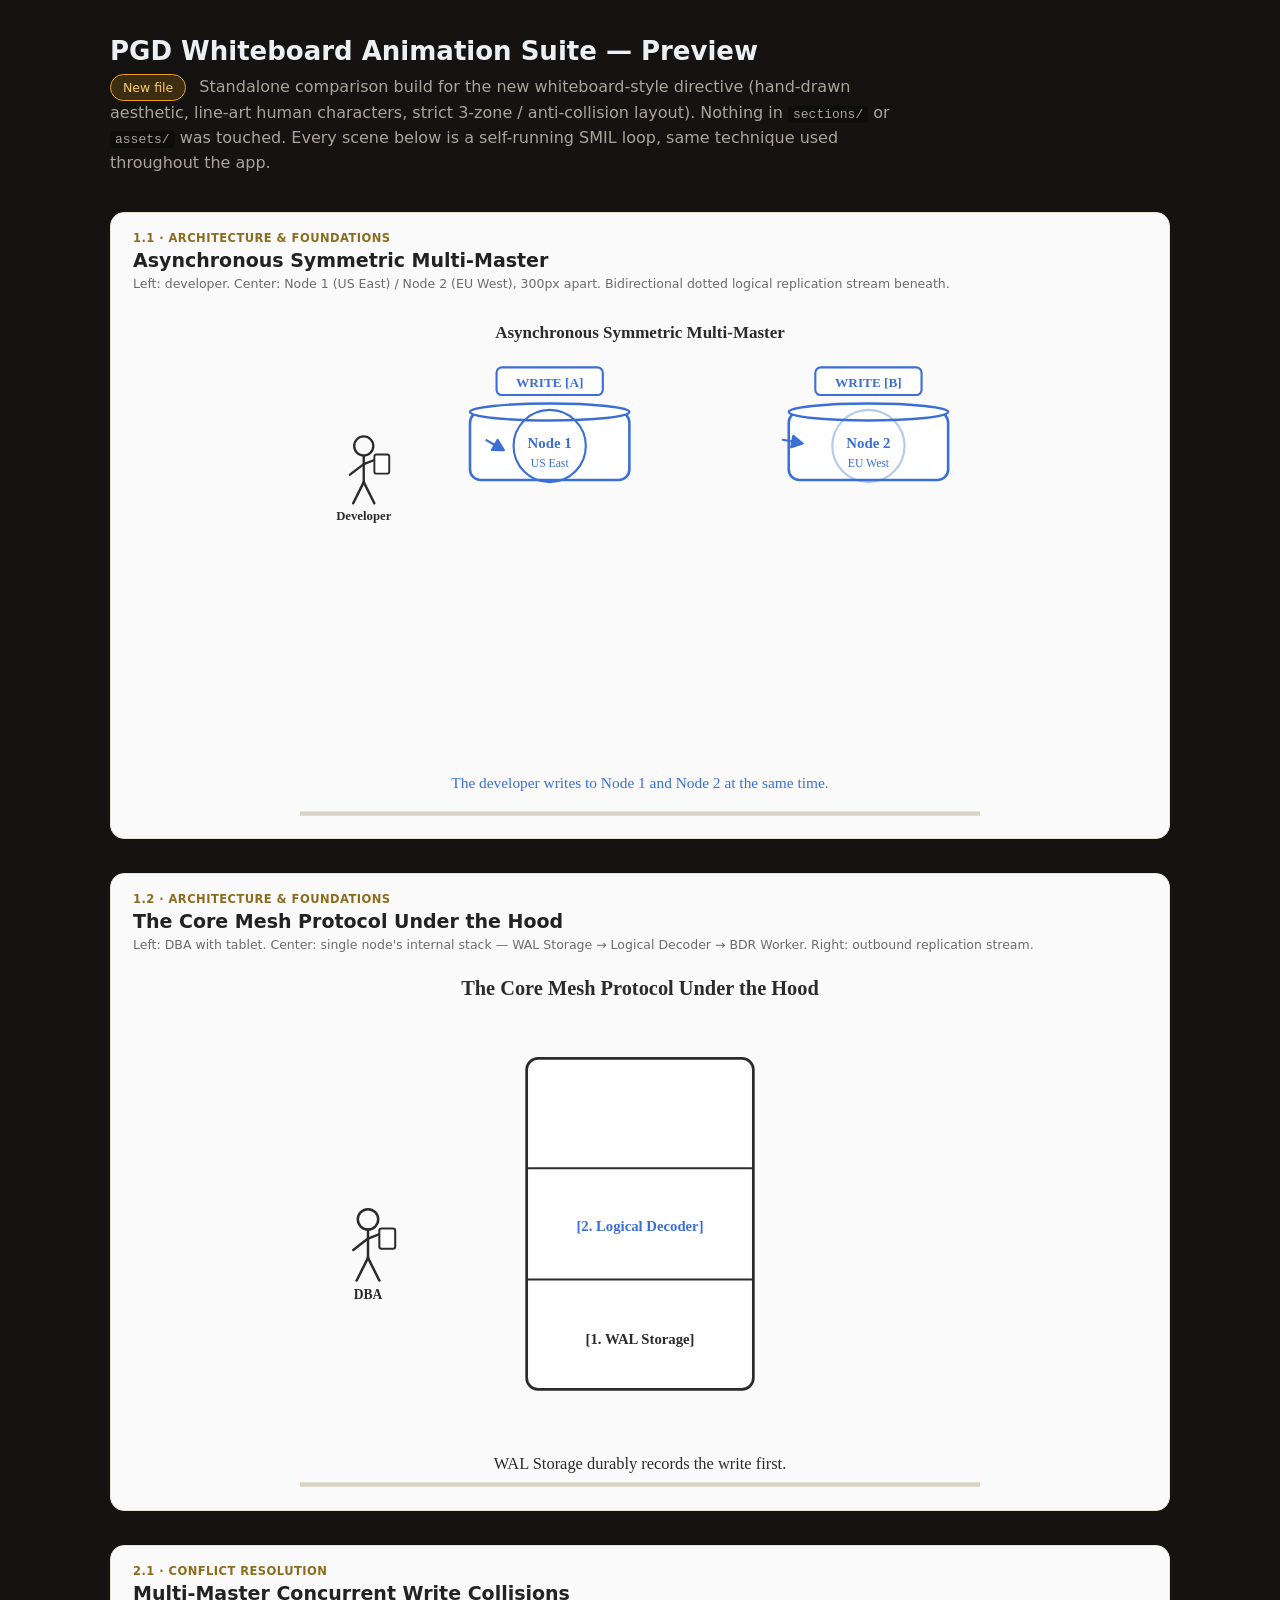
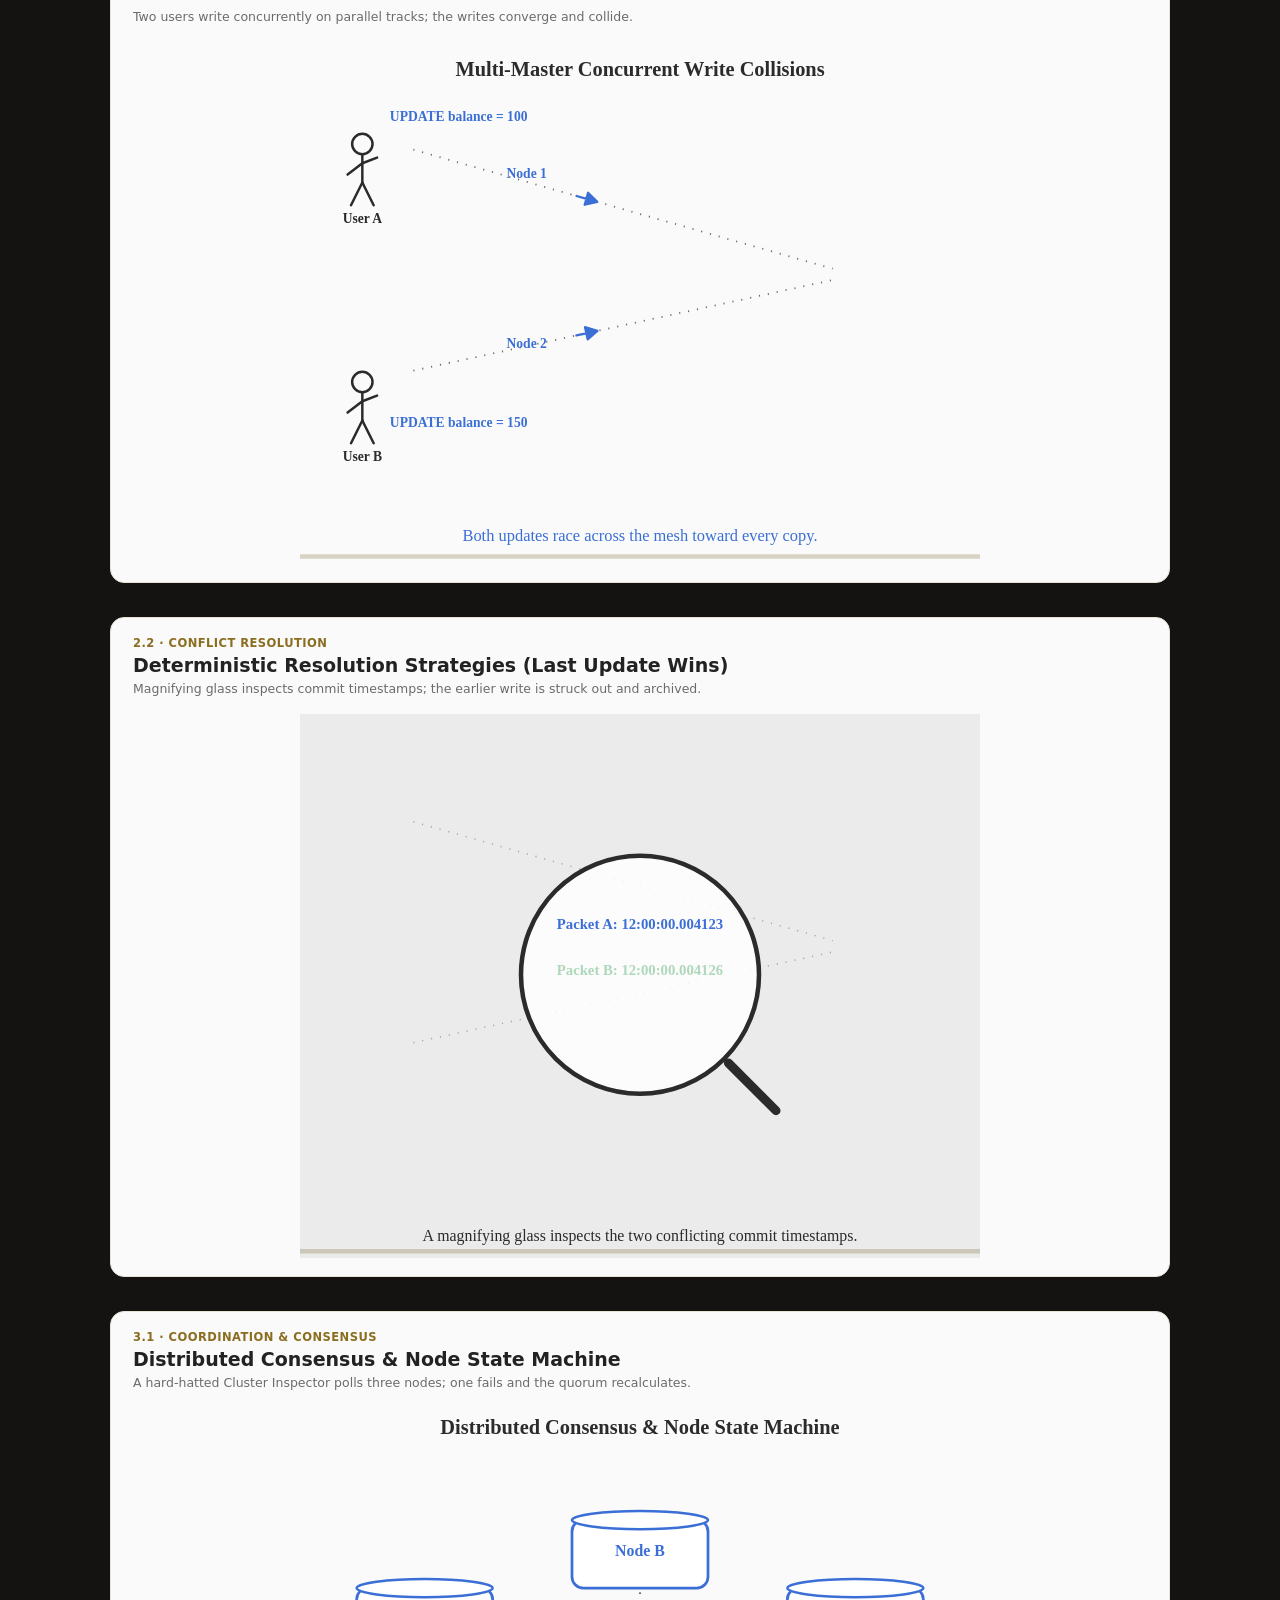
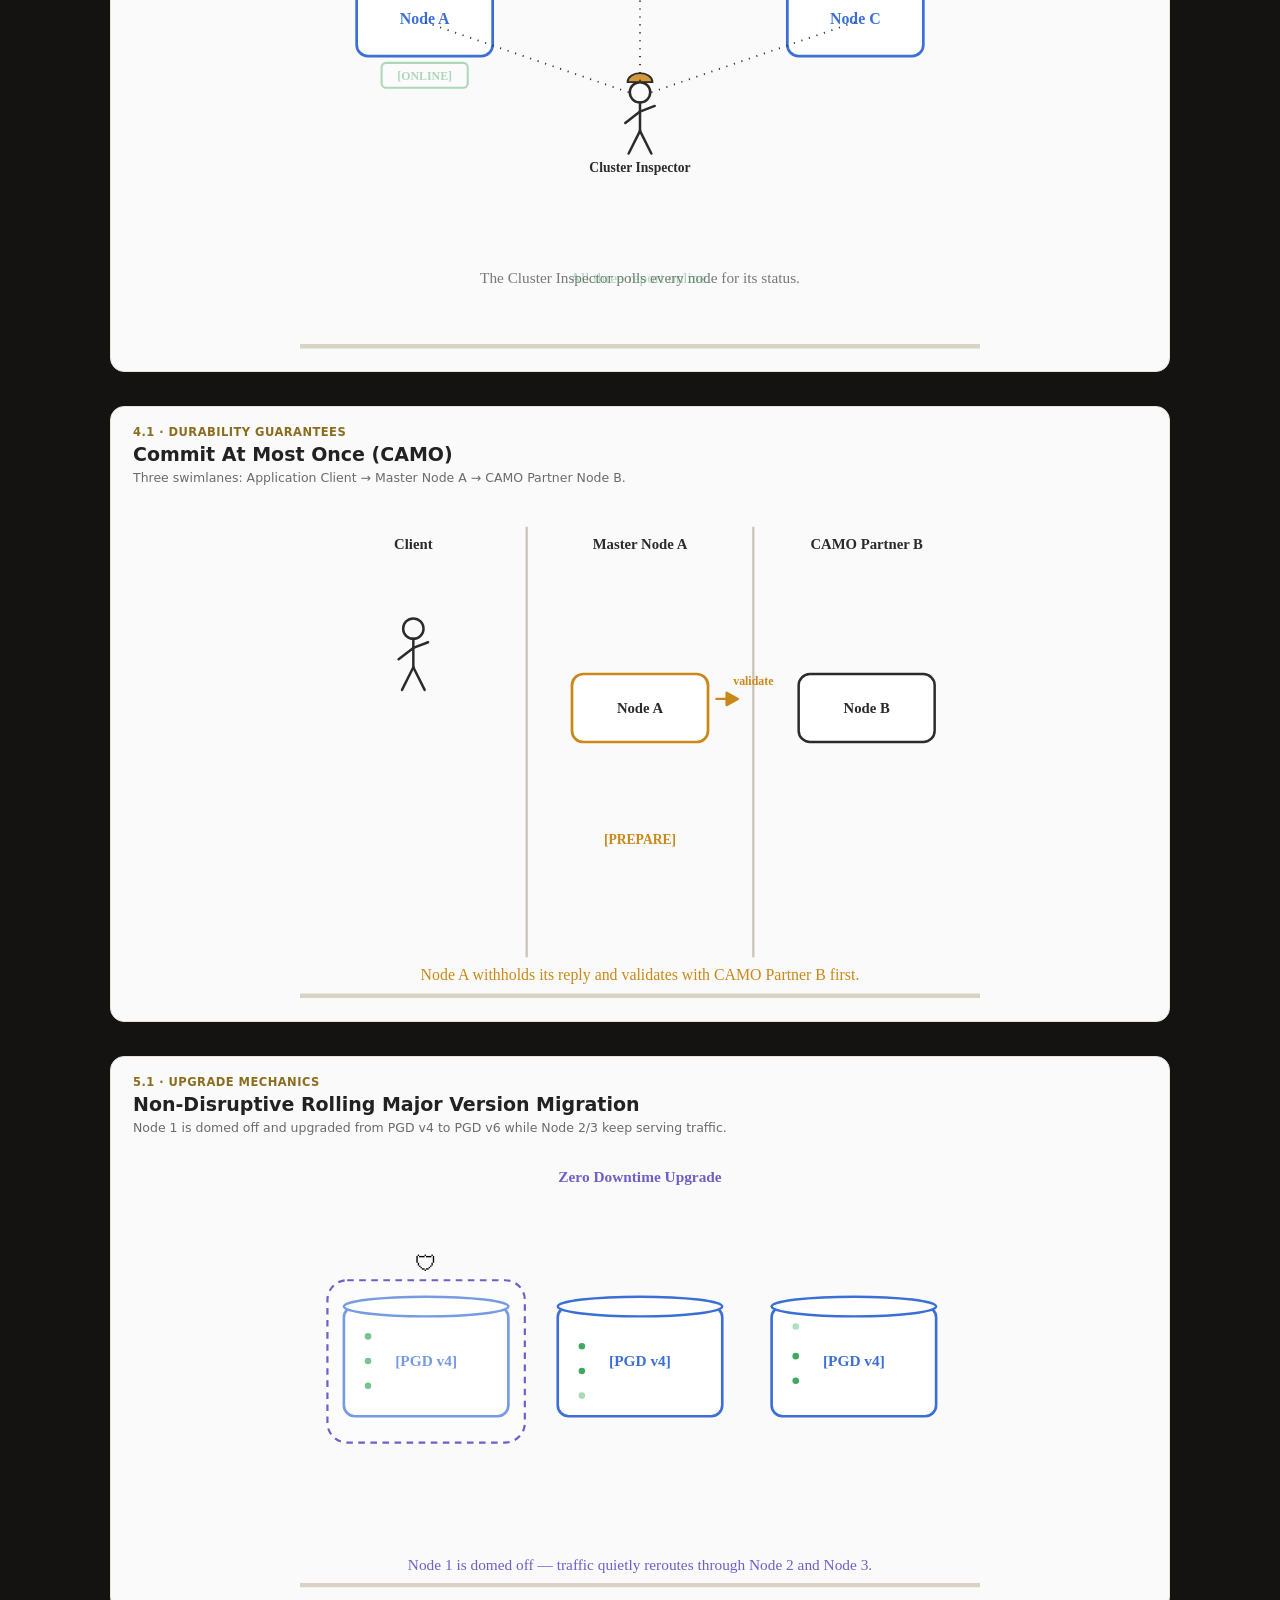
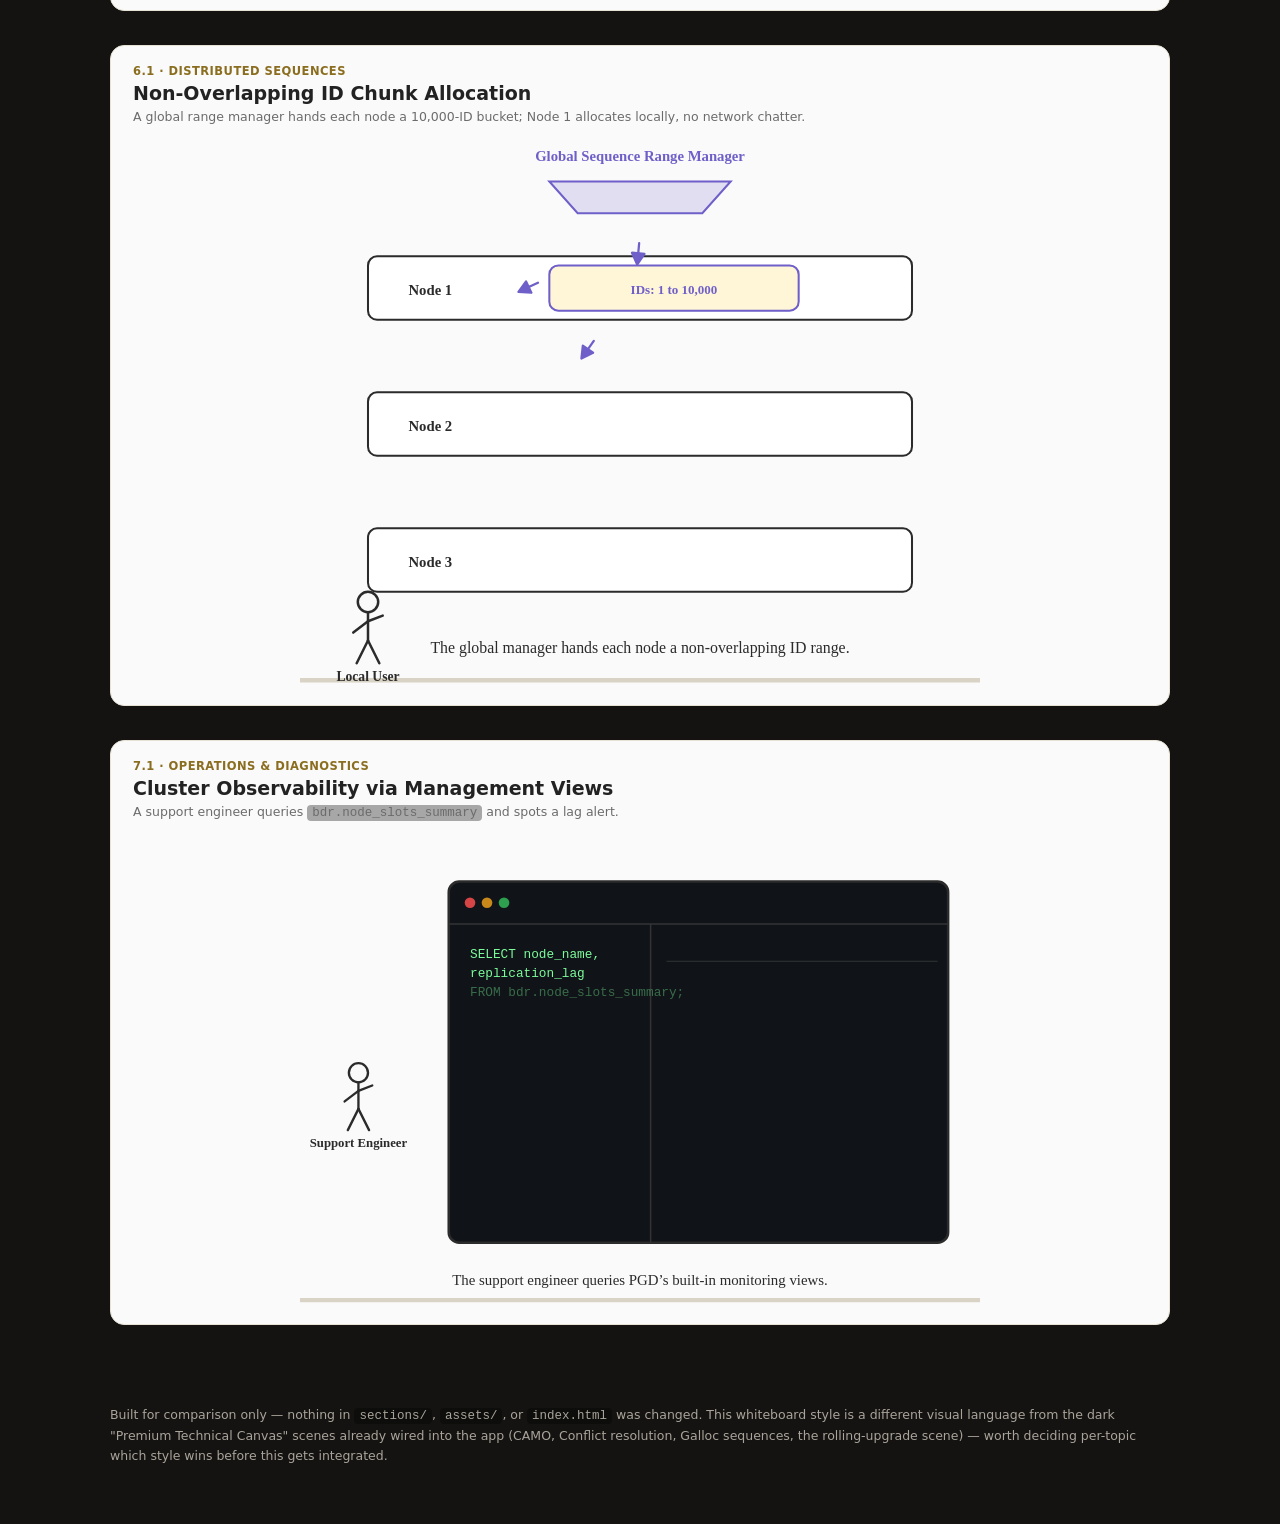
<file: whiteboard_suite_preview.html>
<!doctype html>
<html lang="en">
<head>
<meta charset="utf-8"/>
<meta name="viewport" content="width=device-width, initial-scale=1"/>
<title>PGD — Whiteboard Animation Suite Preview</title>
<style>
  :root{ --bg:#171512; --card:#FAFAFA; --card-b:#e7e2d4; --ink:#2B2B2B; --mut:#6b6b6b; }
  *{box-sizing:border-box;}
  body{margin:0;background:#141312;color:#eceff3;font-family:Segoe UI,system-ui,-apple-system,sans-serif;}
  header{max-width:1100px;margin:0 auto;padding:36px 20px 10px;}
  header h1{font-size:26px;margin:0 0 8px;}
  header p{color:#a9a49a;line-height:1.55;max-width:820px;margin:0 0 6px;}
  header .badge{display:inline-block;background:#3b2e10;color:#FAC775;border:1px solid #EF9F27;
    border-radius:20px;padding:3px 12px;font-size:12.5px;margin-right:8px;}
  main{max-width:1100px;margin:0 auto;padding:20px 20px 80px;display:flex;flex-direction:column;gap:34px;}
  .card{background:var(--card);border:1px solid var(--card-b);border-radius:14px;overflow:hidden;}
  .card-head{padding:18px 22px 4px;}
  .card-head .tag{font-size:11.5px;letter-spacing:.04em;text-transform:uppercase;color:#8a6d1f;font-weight:600;}
  .card-head h2{margin:4px 0 4px;font-size:19px;color:#222;}
  .card-head .note{font-size:12.5px;color:#6b6b6b;margin:0 0 12px;line-height:1.5;}
  .canvas-wrap{padding:0 10px 18px;display:flex;justify-content:center;}
  svg{width:100%;max-width:680px;height:auto;display:block;}
  footer{max-width:1100px;margin:0 auto;padding:0 20px 60px;color:#a9a49a;font-size:12.5px;line-height:1.6;}
  code{background:#00000055;padding:1px 5px;border-radius:4px;}
</style>
</head>
<body>
<header>
  <h1>PGD Whiteboard Animation Suite — Preview</h1>
  <p><span class="badge">New file</span> Standalone comparison build for the new whiteboard-style directive (hand-drawn
  aesthetic, line-art human characters, strict 3-zone / anti-collision layout). Nothing in <code>sections/</code> or
  <code>assets/</code> was touched. Every scene below is a self-running SMIL loop, same technique used throughout
  the app.</p>
</header>
<main>

  <section class="card">
    <div class="card-head"><div class="tag">1.1 · Architecture &amp; foundations</div>
      <h2>Asynchronous Symmetric Multi-Master</h2>
      <p class="note">Left: developer. Center: Node 1 (US East) / Node 2 (EU West), 300px apart. Bidirectional dotted
      logical replication stream beneath.</p></div>
    <div class="canvas-wrap" id="s11"></div>
  </section>

  <section class="card">
    <div class="card-head"><div class="tag">1.2 · Architecture &amp; foundations</div>
      <h2>The Core Mesh Protocol Under the Hood</h2>
      <p class="note">Left: DBA with tablet. Center: single node's internal stack — WAL Storage → Logical Decoder →
      BDR Worker. Right: outbound replication stream.</p></div>
    <div class="canvas-wrap" id="s12"></div>
  </section>

  <section class="card">
    <div class="card-head"><div class="tag">2.1 · Conflict resolution</div>
      <h2>Multi-Master Concurrent Write Collisions</h2>
      <p class="note">Two users write concurrently on parallel tracks; the writes converge and collide.</p></div>
    <div class="canvas-wrap" id="s21"></div>
  </section>

  <section class="card">
    <div class="card-head"><div class="tag">2.2 · Conflict resolution</div>
      <h2>Deterministic Resolution Strategies (Last Update Wins)</h2>
      <p class="note">Magnifying glass inspects commit timestamps; the earlier write is struck out and archived.</p></div>
    <div class="canvas-wrap" id="s22"></div>
  </section>

  <section class="card">
    <div class="card-head"><div class="tag">3.1 · Coordination &amp; consensus</div>
      <h2>Distributed Consensus &amp; Node State Machine</h2>
      <p class="note">A hard-hatted Cluster Inspector polls three nodes; one fails and the quorum recalculates.</p></div>
    <div class="canvas-wrap" id="s31"></div>
  </section>

  <section class="card">
    <div class="card-head"><div class="tag">4.1 · Durability guarantees</div>
      <h2>Commit At Most Once (CAMO)</h2>
      <p class="note">Three swimlanes: Application Client → Master Node A → CAMO Partner Node B.</p></div>
    <div class="canvas-wrap" id="s41"></div>
  </section>

  <section class="card">
    <div class="card-head"><div class="tag">5.1 · Upgrade mechanics</div>
      <h2>Non-Disruptive Rolling Major Version Migration</h2>
      <p class="note">Node 1 is domed off and upgraded from PGD v4 to PGD v6 while Node 2/3 keep serving traffic.</p></div>
    <div class="canvas-wrap" id="s51"></div>
  </section>

  <section class="card">
    <div class="card-head"><div class="tag">6.1 · Distributed sequences</div>
      <h2>Non-Overlapping ID Chunk Allocation</h2>
      <p class="note">A global range manager hands each node a 10,000-ID bucket; Node 1 allocates locally, no network chatter.</p></div>
    <div class="canvas-wrap" id="s61"></div>
  </section>

  <section class="card">
    <div class="card-head"><div class="tag">7.1 · Operations &amp; diagnostics</div>
      <h2>Cluster Observability via Management Views</h2>
      <p class="note">A support engineer queries <code>bdr.node_slots_summary</code> and spots a lag alert.</p></div>
    <div class="canvas-wrap" id="s71"></div>
  </section>

</main>
<footer>
  Built for comparison only — nothing in <code>sections/</code>, <code>assets/</code>, or <code>index.html</code> was
  changed. This whiteboard style is a different visual language from the dark "Premium Technical Canvas" scenes
  already wired into the app (CAMO, Conflict resolution, Galloc sequences, the rolling-upgrade scene) — worth deciding
  per-topic which style wins before this gets integrated.
</footer>

<script>
function f(x){ return Math.round(x*1000)/1000; }
var INK='#2B2B2B', PAPER='#FAFAFA', RED='#D64545', GREEN='#2E9E4F', BLUE='#3B6FD6', AMBER='#C9891A', GRAY='#9a9a9a', PURPLE='#6E5FC9';
var HAND='Segoe Print,Bradley Hand,Comic Sans MS,cursive';

function makeH(dur){
  function ani(attr,kt,vals){return '<animate attributeName="'+attr+'" dur="'+dur+'s" repeatCount="indefinite" calcMode="linear" keyTimes="'+kt+'" values="'+vals+'"/>';}
  function vis(a,b){
    a=Math.max(0,a); b=Math.min(1,b);
    if(a<=0) return ani('opacity','0;'+f(b-0.01)+';'+f(b)+';1','1;1;0;0');
    if(b>=1) return ani('opacity','0;'+f(a-0.01)+';'+f(a)+';1','0;0;1;1');
    return ani('opacity','0;'+f(a-0.01)+';'+f(a)+';'+f(b-0.01)+';'+f(b)+';1','0;0;1;1;0;0');
  }
  function move(path,a,b,rotate){return '<animateMotion dur="'+dur+'s" repeatCount="indefinite" calcMode="linear" '+(rotate?'rotate="auto" ':'')+'path="'+path+'" keyTimes="0;'+f(a)+';'+f(b)+';1" keyPoints="0;0;1;1"/>';}
  function token(path,a,b,color){
    return '<g opacity="0">'+vis(a-0.015,b+0.03)
      +'<path d="M-11 0 L-1 0 M-2 -5.5 L8 0 L-2 5.5 Z" fill="'+color+'" stroke="'+color+'" stroke-width="2" stroke-linecap="round" stroke-linejoin="round"/>'
      + move(path,a,b,true)
      +'</g>';
  }
  function tst(x,y,t,size,fill,weight,extra){return '<text x="'+x+'" y="'+y+'" text-anchor="middle" font-family="'+HAND+'" font-size="'+size+'" fill="'+fill+'"'+(weight?' font-weight="700"':'')+(extra||'')+'>'+t+'</text>';}
  function tan(x,y,t,size,fill,weight,inner,extra){return '<text x="'+x+'" y="'+y+'" text-anchor="middle" font-family="'+HAND+'" font-size="'+size+'" fill="'+fill+'"'+(weight?' font-weight="700"':'')+' opacity="0"'+(extra||'')+'>'+t+inner+'</text>';}
  function flip(x,y,fromT,toT,frac,size,fromFill,toFill,weight){
    return tan(x,y,fromT,size,fromFill,weight,vis(0,frac)) + tan(x,y,toT,size,toFill,weight,vis(frac,1));
  }
  function draw(a,b,len){ return ani('stroke-dashoffset','0;'+f(a)+';'+f(b)+';1', len+';'+len+';0;0'); }
  return {ani:ani,vis:vis,move:move,token:token,tst:tst,tan:tan,flip:flip,draw:draw,dur:dur};
}

/* minimalist line-art person. accessory: 'hardhat' | 'tablet' | 'desk' | null */
function person(x,y,label,accessory,H,a,b){
  var vis = H ? H.vis(a,b) : '';
  var g='<g opacity="'+(H?0:1)+'"'+(H?'>'+vis:'>');
  g+='<circle cx="'+x+'" cy="'+y+'" r="9" fill="none" stroke="'+INK+'" stroke-width="2.2"/>';
  g+='<line x1="'+x+'" y1="'+(y+9)+'" x2="'+x+'" y2="'+(y+34)+'" stroke="'+INK+'" stroke-width="2.2" stroke-linecap="round"/>';
  g+='<line x1="'+x+'" y1="'+(y+17)+'" x2="'+(x-13)+'" y2="'+(y+27)+'" stroke="'+INK+'" stroke-width="2.2" stroke-linecap="round"/>';
  g+='<line x1="'+x+'" y1="'+(y+17)+'" x2="'+(x+13)+'" y2="'+(y+12)+'" stroke="'+INK+'" stroke-width="2.2" stroke-linecap="round"/>';
  g+='<line x1="'+x+'" y1="'+(y+34)+'" x2="'+(x-10)+'" y2="'+(y+54)+'" stroke="'+INK+'" stroke-width="2.2" stroke-linecap="round"/>';
  g+='<line x1="'+x+'" y1="'+(y+34)+'" x2="'+(x+10)+'" y2="'+(y+54)+'" stroke="'+INK+'" stroke-width="2.2" stroke-linecap="round"/>';
  if(accessory==='hardhat'){ g+='<path d="M'+(x-11)+' '+(y-9)+' A11 8 0 0 1 '+(x+11)+' '+(y-9)+' Z" fill="'+AMBER+'" fill-opacity="0.85" stroke="'+INK+'" stroke-width="1.6"/>'; }
  if(accessory==='tablet'){ g+='<rect x="'+(x+10)+'" y="'+(y+8)+'" width="14" height="18" rx="2" fill="#fff" stroke="'+INK+'" stroke-width="1.8"/>'; }
  if(label) g+='<text x="'+x+'" y="'+(y+70)+'" text-anchor="middle" font-family="'+HAND+'" font-size="12" fill="'+INK+'" font-weight="700">'+label+'</text>';
  g+='</g>';
  return g;
}
function box(id_unused){} // placeholder not used
function paper(w,h){return '<rect x="0" y="0" width="'+w+'" height="'+h+'" fill="'+PAPER+'"/><line x1="0" y1="'+(h-6)+'" x2="'+w+'" y2="'+(h-6)+'" stroke="#d8d3c4" stroke-width="4"/>';}
function cyl(x,y,w,h,label,sub,color){
  color=color||INK;
  return '<g><rect x="'+x+'" y="'+y+'" width="'+w+'" height="'+h+'" rx="10" fill="#fff" stroke="'+color+'" stroke-width="2.4"/>'
    +'<ellipse cx="'+(x+w/2)+'" cy="'+y+'" rx="'+(w/2)+'" ry="8" fill="#fff" stroke="'+color+'" stroke-width="2.2"/>'
    +'<text x="'+(x+w/2)+'" y="'+(y+h/2+2)+'" text-anchor="middle" font-family="'+HAND+'" font-size="14" fill="'+color+'" font-weight="700">'+label+'</text>'
    +(sub?'<text x="'+(x+w/2)+'" y="'+(y+h/2+20)+'" text-anchor="middle" font-family="'+HAND+'" font-size="11" fill="'+color+'">'+sub+'</text>':'')
    +'</g>';
}

/* ================= 1.1 Async Symmetric Multi-Master ================= */
function scene11(){
  var DUR=15, H=makeH(DUR), s=paper(640,480);
  /* Title band: y 0-40, kept clear of every other element below */
  s+=H.tst(320,26,'Asynchronous Symmetric Multi-Master',16,INK,true);
  /* Per-node write-label band: y 54-80, well clear of the title */
  s+='<rect x="185" y="54" width="100" height="26" rx="5" fill="#fff" stroke="'+BLUE+'" stroke-width="2" opacity="0">'+H.vis(0.10,1)+'</rect>';
  s+=H.tan(235,72,'WRITE [A]',12.5,BLUE,true,H.vis(0.10,1));
  s+='<rect x="485" y="54" width="100" height="26" rx="5" fill="#fff" stroke="'+BLUE+'" stroke-width="2" opacity="0">'+H.vis(0.10,1)+'</rect>';
  s+=H.tan(535,72,'WRITE [B]',12.5,BLUE,true,H.vis(0.10,1));
  /* Node band: y 96-160 (300px center-to-center separation: 235 vs 535) */
  s+=cyl(160,96,150,64,'Node 1','US East',BLUE);
  s+=cyl(460,96,150,64,'Node 2','EU West',BLUE);
  s+=person(60,128,'Developer','tablet');
  s+=H.token('M100 128 Q150 108 185 128',0.08,0.18,BLUE);
  s+=H.token('M100 128 Q300 90 485 128',0.08,0.20,BLUE);
  s+='<circle cx="235" cy="128" r="34" fill="none" stroke="'+BLUE+'" stroke-width="2" opacity="0">'+H.vis(0.18,0.26)+'</circle>';
  s+='<circle cx="535" cy="128" r="34" fill="none" stroke="'+BLUE+'" stroke-width="2" opacity="0">'+H.vis(0.20,0.28)+'</circle>';
  /* Replication stream band: y 195-266, 35px clear of the node band above */
  s+='<path d="M230 195 Q320 240 410 195" fill="none" stroke="'+INK+'" stroke-width="2.2" stroke-dasharray="1 8" stroke-linecap="round" opacity="0">'+H.vis(0.30,1)+H.draw(0.30,0.46,420)+'</path>';
  s+=H.token('M240 205 Q320 240 400 205',0.50,0.66,GREEN);
  s+=H.token('M400 208 Q320 246 240 208',0.68,0.84,GREEN);
  s+=H.tan(320,266,'Logical Replication Stream',12.5,INK,false,H.vis(0.32,1));
  function cap(t,a,b,col){ return '<text x="320" y="450" text-anchor="middle" font-family="'+HAND+'" font-size="14.5" fill="'+(col||INK)+'" opacity="0">'+t+H.vis(a,b)+'</text>'; }
  s+=cap('Any node can accept a write — there is no single master.',0,0.10)
    +cap('The developer writes to Node 1 and Node 2 at the same time.',0.10,0.28,BLUE)
    +cap('Each write commits locally first — this is asynchronous replication.',0.28,0.46)
    +cap('Changes then flow both ways over the logical replication stream…',0.46,0.68,GREEN)
    +cap('…until both nodes hold an identical, converged copy.',0.68,1.0,GREEN);
  return '<svg viewBox="0 0 640 480" role="img"><title>async symmetric multi-master</title>'+s+'</svg>';
}

/* ================= 1.2 Core Mesh Protocol Under the Hood ================= */
function scene12(){
  var DUR=14, H=makeH(DUR);
  var s=paper(600,460);
  s+='<text x="300" y="22" text-anchor="middle" font-family="'+HAND+'" font-size="18" fill="'+INK+'" font-weight="700">The Core Mesh Protocol Under the Hood</text>';
  s+=person(60,220,'DBA','tablet');
  s+='<rect x="200" y="78" width="200" height="292" rx="10" fill="#fff" stroke="'+INK+'" stroke-width="2.4"/>';
  s+='<line x1="200" y1="175" x2="400" y2="175" stroke="'+INK+'" stroke-width="1.8" opacity="0">'+H.vis(0.08,1)+'</line>';
  s+='<line x1="200" y1="273" x2="400" y2="273" stroke="'+INK+'" stroke-width="1.8" opacity="0">'+H.vis(0.16,1)+'</line>';
  s+=H.tan(300,330,'[1. WAL Storage]',13,INK,true,H.vis(0.06,1));
  s+=H.tan(300,230,'[2. Logical Decoder]',13,BLUE,true,H.vis(0.14,1));
  s+=H.tan(300,130,'[3. BDR Worker]',13,PURPLE,true,H.vis(0.22,1));
  s+='<circle cx="300" cy="350" r="6" fill="'+INK+'" opacity="0">'
    +H.vis(0.30,0.62)
    +'<animateMotion dur="'+DUR+'s" repeatCount="indefinite" calcMode="linear" path="M0 0 L0 -100 L0 -200" keyTimes="0;0.30;0.62;1" keyPoints="0;0;1;1"/></circle>';
  s+=H.token('M400 130 L520 130',0.64,0.78,PURPLE);
  s+=H.tan(490,168,'Replication Stream',12,PURPLE,true,H.vis(0.64,1));
  function cap(t,a,b,col){ return '<text x="300" y="440" text-anchor="middle" font-family="'+HAND+'" font-size="14.5" fill="'+(col||INK)+'" opacity="0">'+t+H.vis(a,b)+'</text>'; }
  s+=cap('Inside every node, three layers turn a commit into a replicated change.',0,0.14)
    +cap('WAL Storage durably records the write first.',0.14,0.30,INK)
    +cap('The Logical Decoder reads the WAL and reconstructs row-level changes.',0.30,0.50,BLUE)
    +cap('The BDR Worker packages and streams those changes outward.',0.50,0.66,PURPLE)
    +cap('That outbound stream is what every peer subscribes to.',0.66,1.0,PURPLE);
  return '<svg viewBox="0 0 600 460" role="img"><title>core mesh protocol</title>'+s+'</svg>';
}

/* ================= 2.1 Concurrent Write Collisions ================= */
function scene21(){
  var DUR=13, H=makeH(DUR);
  var s=paper(600,460);
  s+='<text x="300" y="30" text-anchor="middle" font-family="'+HAND+'" font-size="18" fill="'+INK+'" font-weight="700">Multi-Master Concurrent Write Collisions</text>';
  s+=person(55,90,'User A',null);
  s+=person(55,300,'User B',null);
  s+=H.tan(140,70,'UPDATE balance = 100',12,BLUE,true,H.vis(0.02,1));
  s+=H.tan(140,340,'UPDATE balance = 150',12,BLUE,true,H.vis(0.02,1));
  s+='<path d="M100 95 L470 200" fill="none" stroke="'+INK+'" stroke-width="1.6" stroke-dasharray="1 7" opacity="0.7"/>';
  s+='<path d="M100 290 L470 210" fill="none" stroke="'+INK+'" stroke-width="1.6" stroke-dasharray="1 7" opacity="0.7"/>';
  s+=H.tst(200,120,'Node 1',12,BLUE,true);
  s+=H.tst(200,270,'Node 2',12,BLUE,true);
  s+=H.token('M100 95 L470 200',0.14,0.34,BLUE);
  s+=H.token('M100 290 L470 210',0.14,0.34,BLUE);
  s+='<g opacity="0" transform="translate(475,205)">'+H.vis(0.34,0.50)
    +'<path d="M0,-32 L9,-9 L32,-11 L13,7 L21,30 L0,15 L-21,30 L-13,7 L-32,-11 L-9,-9 Z" fill="'+RED+'" fill-opacity="0.16" stroke="'+RED+'" stroke-width="2.6"/></g>';
  s+=H.tan(475,205,'💥 CONFLICT DETECTED',13,RED,true,H.vis(0.36,0.50));
  s+=H.tan(475,224,'Row ID Identifier Collision',11,RED,false,H.vis(0.36,0.52));
  function cap(t,a,b,col){ return '<text x="300" y="440" text-anchor="middle" font-family="'+HAND+'" font-size="14.5" fill="'+(col||INK)+'" opacity="0">'+t+H.vis(a,b)+'</text>'; }
  s+=cap('User A and User B write to the same row on different nodes, at the same instant.',0,0.14)
    +cap('Both updates race across the mesh toward every copy.',0.14,0.34,BLUE)
    +cap('They collide on the same row — a conflict PGD must resolve.',0.34,0.60,RED)
    +cap('Next: PGD applies a deterministic rule to settle it.',0.60,1.0);
  return '<svg viewBox="0 0 600 460" role="img"><title>concurrent write collision</title>'+s+'</svg>';
}

/* ================= 2.2 Deterministic Resolution (Last Update Wins) ================= */
function scene22(){
  var DUR=15, H=makeH(DUR);
  var s=paper(600,480);
  s+='<g opacity="0.35">'
    +'<path d="M100 95 L470 200" fill="none" stroke="'+INK+'" stroke-width="1.4" stroke-dasharray="1 7"/>'
    +'<path d="M100 290 L470 210" fill="none" stroke="'+INK+'" stroke-width="1.4" stroke-dasharray="1 7"/></g>';
  s+='<rect x="0" y="0" width="600" height="480" fill="#000" opacity="0">'+H.ani('opacity','0;0.06;0.10;1','0;0;0.06;0.06')+'</rect>';
  s+=H.tan(500,40,'Resolution Rule: Last Update Wins',13.5,PURPLE,true,H.vis(0.46,1));
  s+='<g opacity="0">'+H.vis(0.06,1)
    +'<circle cx="300" cy="230" r="105" fill="#fff" fill-opacity="0.85" stroke="'+INK+'" stroke-width="4"/>'
    +'<line x1="378" y1="308" x2="420" y2="350" stroke="'+INK+'" stroke-width="8" stroke-linecap="round"/>'
    +'</g>';
  s+=H.tan(300,190,'Packet A: 12:00:00.004123',13,BLUE,true,H.vis(0.12,1));
  s+=H.tan(300,230,'Packet B: 12:00:00.004126',13,GREEN,true,H.vis(0.20,1));
  s+='<circle cx="380" cy="230" r="8" fill="none" stroke="'+GREEN+'" stroke-width="2" opacity="0">'+H.vis(0.24,1)+'</circle>';
  s+='<line x1="380" y1="230" x2="380" y2="225" stroke="'+GREEN+'" stroke-width="1.6" opacity="0">'+H.vis(0.24,1)+'</line>';
  s+='<path d="M260 178 L340 202" fill="none" stroke="'+RED+'" stroke-width="4.5" stroke-linecap="round" stroke-dasharray="120" opacity="0">'+H.vis(0.34,1)+H.draw(0.34,0.42,120)+'</path>';
  s+='<path d="M260 202 L340 178" fill="none" stroke="'+RED+'" stroke-width="4.5" stroke-linecap="round" stroke-dasharray="120" opacity="0">'+H.vis(0.34,1)+H.draw(0.34,0.42,120)+'</path>';
  s+=H.token('M280 190 Q180 340 130 400',0.44,0.60,RED);
  s+='<g opacity="0">'+H.vis(0.58,1)
    +'<path d="M100 386 L140 386 L148 398 L200 398 L200 428 L100 428 Z" fill="#FFF6D8" stroke="'+INK+'" stroke-width="2.2"/></g>';
  s+=H.tan(150,458,'bdr.conflict_history (Log)',12,INK,true,H.vis(0.58,1));
  s+='<rect x="420" y="70" width="150" height="60" rx="8" fill="#fff" stroke="'+GREEN+'" stroke-width="2" opacity="0">'+H.vis(0.62,1)+'</rect>';
  s+=H.tan(495,96,'Live Grid',12,GREEN,true,H.vis(0.62,1));
  s+=H.tan(495,116,'balance = 150 ✓',11.5,GREEN,false,H.vis(0.66,1));
  function cap(t,a,b,col){ return '<text x="300" y="465" text-anchor="middle" font-family="'+HAND+'" font-size="14" fill="'+(col||INK)+'" opacity="0">'+t+H.vis(a,b)+'</text>'; }
  s+=cap('A magnifying glass inspects the two conflicting commit timestamps.',0,0.24)
    +cap('Packet B committed 3 microseconds later.',0.24,0.34,GREEN)
    +cap('Packet A is struck out — it loses under last-update-wins.',0.34,0.58,RED)
    +cap('The losing write is archived to the conflict log; the grid keeps B.',0.58,1.0,GREEN);
  return '<svg viewBox="0 0 600 480" role="img"><title>deterministic conflict resolution</title>'+s+'</svg>';
}

/* ================= 3.1 Distributed Consensus & Node State Machine ================= */
function scene31(){
  var DUR=15, H=makeH(DUR);
  var s=paper(600,480);
  s+='<text x="300" y="22" text-anchor="middle" font-family="'+HAND+'" font-size="18" fill="'+INK+'" font-weight="700">Distributed Consensus &amp; Node State Machine</text>';
  var A=[110,158], B=[300,98], C=[490,158];
  s+=cyl(A[0]-60,A[1],120,60,'Node A',null,BLUE);
  s+=cyl(B[0]-60,B[1],120,60,'Node B',null,BLUE);
  var apKt='0;0.40;0.46;1';
  s+='<g>'; // Node C with animated border color via overlay rect since cyl() is static
  s+=cyl(C[0]-60,C[1],120,60,'Node C',null,BLUE);
  s+='<rect x="'+(C[0]-60)+'" y="'+C[1]+'" width="120" height="60" rx="10" fill="none" stroke="'+RED+'" stroke-width="0" opacity="0">'
    +H.ani('stroke-width',apKt,'0;0;3.2;3.2')+H.vis(0.40,1)+'</rect>';
  s+='</g>';
  s+=person(300,250,'Cluster Inspector','hardhat');
  s+='<line x1="290" y1="250" x2="'+A[0]+'" y2="'+(A[1]+30)+'" stroke="'+INK+'" stroke-width="1.6" stroke-dasharray="1 6" opacity="0">'+H.vis(0.14,1)+'</line>';
  s+='<line x1="300" y1="240" x2="'+B[0]+'" y2="'+(B[1]+60)+'" stroke="'+INK+'" stroke-width="1.6" stroke-dasharray="1 6" opacity="0">'+H.vis(0.14,1)+'</line>';
  s+='<line x1="310" y1="250" x2="'+C[0]+'" y2="'+(C[1]+30)+'" stroke="'+INK+'" stroke-width="1.6" stroke-dasharray="1 6" opacity="0">'+H.vis(0.14,1)+'</line>';
  s+='<rect x="'+(A[0]-38)+'" y="'+(A[1]+66)+'" width="76" height="22" rx="4" fill="#fff" stroke="'+GREEN+'" stroke-width="1.8" opacity="0">'+H.vis(0.20,1)+'</rect>';
  s+=H.tan(A[0],A[1]+81,'[ONLINE]',10.5,GREEN,true,H.vis(0.20,1));
  s+='<rect x="'+(B[0]-38)+'" y="'+(B[1]-30)+'" width="76" height="22" rx="4" fill="#fff" stroke="'+GREEN+'" stroke-width="1.8" opacity="0">'+H.vis(0.24,1)+'</rect>';
  s+=H.tan(B[0],B[1]-15,'[ONLINE]',10.5,GREEN,true,H.vis(0.24,1));
  s+='<rect x="'+(C[0]-40)+'" y="'+(C[1]+66)+'" width="82" height="22" rx="4" fill="#fff" stroke="'+GREEN+'" stroke-width="1.8" opacity="0">'+H.vis(0.28,0.40)+'</rect>';
  s+=H.tan(C[0],C[1]+81,'[ONLINE]',10.5,GREEN,true,H.vis(0.28,0.40));
  s+='<rect x="'+(C[0]-52)+'" y="'+(C[1]+66)+'" width="104" height="22" rx="4" fill="#fff" stroke="'+RED+'" stroke-width="1.8" opacity="0">'+H.vis(0.42,1)+'</rect>';
  s+=H.tan(C[0],C[1]+81,'[UNREACHABLE]',10.5,RED,true,H.vis(0.42,1));
  for(var k=0;k<5;k++){
    s+='<line x1="'+(C[0]-50+k*22)+'" y1="'+(C[1]-6)+'" x2="'+(C[0]-30+k*22)+'" y2="'+(C[1]+66)+'" stroke="'+RED+'" stroke-width="2" opacity="0">'+H.vis(0.34,0.42)+'</line>';
  }
  s+='<rect x="30" y="440" width="540" height="34" rx="6" fill="#fff" stroke="'+INK+'" stroke-width="1.8" opacity="0">'+H.vis(0.50,1)+'</rect>';
  s+=H.tan(300,462,'Quorum: 2/3 Nodes Operational → Cluster Active',14,GREEN,true,H.vis(0.50,1));
  function cap(t,a,b,col){ return '<text x="300" y="418" text-anchor="middle" font-family="'+HAND+'" font-size="13.5" fill="'+(col||INK)+'" opacity="0">'+t+H.vis(a,b)+'</text>'; }
  s+=cap('The Cluster Inspector polls every node for its status.',0,0.20)
    +cap('All three report online.',0.20,0.34,GREEN)
    +cap('Node C suffers a network failure.',0.34,0.42,RED)
    +cap('Two of three nodes still form a majority — the cluster stays active.',0.50,1.0,GREEN);
  return '<svg viewBox="0 0 600 480" role="img"><title>consensus and node state machine</title>'+s+'</svg>';
}

/* ================= 4.1 CAMO (swimlanes) ================= */
function scene41(){
  var DUR=14, H=makeH(DUR);
  var s=paper(600,440);
  s+='<line x1="200" y1="20" x2="200" y2="400" stroke="#c9c4b5" stroke-width="2"/>';
  s+='<line x1="400" y1="20" x2="400" y2="400" stroke="#c9c4b5" stroke-width="2"/>';
  s+=H.tst(100,40,'Client',13,INK,true);
  s+=H.tst(300,40,'Master Node A',13,INK,true);
  s+=H.tst(500,40,'CAMO Partner B',13,INK,true);
  s+=person(100,110,null,null);
  s+='<rect x="240" y="150" width="120" height="60" rx="10" fill="#fff" stroke="'+INK+'" stroke-width="2.4" opacity="0">'
    +H.ani('stroke','0;0.10;0.20;0.50;0.60;1',AMBER+';'+AMBER+';'+AMBER+';'+AMBER+';'+GREEN+';'+GREEN)
    +H.vis(0,1)+'</rect>';
  s+=H.tst(300,184,'Node A',13,INK,true);
  s+=H.tan(300,300,'[PREPARE]',12,AMBER,true,H.vis(0.10,0.50));
  s+=H.tan(300,300,'[COMMITTED]',12,GREEN,true,H.vis(0.52,1));
  s+='<rect x="440" y="150" width="120" height="60" rx="10" fill="#fff" stroke="'+INK+'" stroke-width="2.2"/>';
  s+=H.tst(500,184,'Node B',13,INK,true);
  s+=H.tan(500,300,'✓ mirrored',12,GREEN,true,H.vis(0.32,1));
  s+=H.token('M120 130 L240 178',0.04,0.14,AMBER);
  s+=H.tan(160,140,'COMMIT',10.5,AMBER,true,H.vis(0.03,0.16));
  s+=H.token('M360 172 L440 172',0.18,0.30,AMBER);
  s+=H.tan(400,160,'validate',10.5,AMBER,true,H.vis(0.18,0.32));
  s+=H.token('M440 196 L360 196',0.34,0.46,GREEN);
  s+=H.tan(400,212,'confirm',10.5,GREEN,true,H.vis(0.34,0.48));
  s+=H.token('M240 184 L120 140',0.56,0.70,GREEN);
  s+=H.tan(160,168,'success',10.5,GREEN,true,H.vis(0.56,0.72));
  function cap(t,a,b,col){ return '<text x="300" y="420" text-anchor="middle" font-family="'+HAND+'" font-size="14" fill="'+(col||INK)+'" opacity="0">'+t+H.vis(a,b)+'</text>'; }
  s+=cap('The client sends COMMIT into Node A.',0,0.18)
    +cap('Node A withholds its reply and validates with CAMO Partner B first.',0.18,0.34,AMBER)
    +cap('Partner B mirrors the write and confirms.',0.34,0.52,GREEN)
    +cap('Only now does Node A commit and tell the client it succeeded.',0.52,1.0,GREEN);
  return '<svg viewBox="0 0 600 440" role="img"><title>CAMO swimlanes</title>'+s+'</svg>';
}

/* ================= 5.1 Rolling Major Version Migration ================= */
function scene51(){
  var DUR=15, H=makeH(DUR);
  var s=paper(620,400);
  s+=H.tan(310,26,'Zero Downtime Upgrade',14,PURPLE,true,H.vis(0,1));
  var xs=[40,235,430], W=150,Y=140,Hh=100;
  xs.forEach(function(x,i){
    s+='<rect x="'+x+'" y="'+Y+'" width="'+W+'" height="'+Hh+'" rx="10" fill="#fff" stroke="'+BLUE+'" stroke-width="2.4"/>';
    s+='<ellipse cx="'+(x+W/2)+'" cy="'+Y+'" rx="'+(W/2)+'" ry="9" fill="#fff" stroke="'+BLUE+'" stroke-width="2.2"/>';
    for(var k=0;k<3;k++){
      var begin=(k*0.5+i*0.2)+'s';
      s+='<circle cx="'+(x+22)+'" cy="0" r="3" fill="'+GREEN+'" opacity="0">'
        +'<animate attributeName="opacity" values="0;0.9;0.9;0" keyTimes="0;0.15;0.85;1" dur="1.6s" begin="'+begin+'" repeatCount="indefinite"/>'
        +'<animateMotion dur="1.6s" begin="'+begin+'" repeatCount="indefinite" path="M0 '+(Y+Hh-14)+' L0 '+(Y+14)+'"/></circle>';
    }
  });
  s+=H.tan(310,Y+Hh/2+4,'[PGD v4]',14,BLUE,true,H.vis(0,1));
  s+=H.tan(505,Y+Hh/2+4,'[PGD v4]',14,BLUE,true,H.vis(0,1));
  s+=H.flip(115,Y+Hh/2+4,'[PGD v4]','[PGD v6]',0.55,14,BLUE,PURPLE,true);
  s+='<g opacity="0">'+H.vis(0.10,0.62)
    +'<rect x="25" y="'+(Y-24)+'" width="180" height="'+(Hh+48)+'" rx="18" fill="#ffffff" fill-opacity="0.3" stroke="'+PURPLE+'" stroke-width="2" stroke-dasharray="6 5"/>'
    +'<text x="115" y="'+(Y-32)+'" text-anchor="middle" font-family="'+HAND+'" font-size="20">🛡</text></g>';
  function cap(t,a,b,col){ return '<text x="310" y="380" text-anchor="middle" font-family="'+HAND+'" font-size="14" fill="'+(col||INK)+'" opacity="0">'+t+H.vis(a,b)+'</text>'; }
  s+=cap('Three nodes run PGD v4, serving continuous live traffic.',0,0.10)
    +cap('Node 1 is domed off — traffic quietly reroutes through Node 2 and Node 3.',0.10,0.30,PURPLE)
    +cap('Behind the dome, Node 1 is upgraded to PGD v6.',0.30,0.55,PURPLE)
    +cap('The dome lifts and traffic splits evenly across all three again.',0.62,1.0,GREEN);
  return '<svg viewBox="0 0 620 400" role="img"><title>rolling major version migration</title>'+s+'</svg>';
}

/* ================= 6.1 Distributed Sequences (ID chunks) ================= */
function scene61(){
  var DUR=15, H=makeH(DUR);
  var s=paper(600,480);
  s+=H.tst(300,16,'Global Sequence Range Manager',13,PURPLE,true);
  s+='<path d="M220 34 L380 34 L355 62 L245 62 Z" fill="'+PURPLE+'" fill-opacity="0.18" stroke="'+PURPLE+'" stroke-width="1.8"/>';
  var rows=[{y:100,label:'Node 1',range:'IDs: 1 to 10,000'},{y:220,label:'Node 2',range:'IDs: 10,001 to 20,000'},{y:340,label:'Node 3',range:'IDs: 20,001 to 30,000'}];
  rows.forEach(function(r,i){
    s+='<rect x="60" y="'+r.y+'" width="480" height="56" rx="8" fill="#fff" stroke="'+INK+'" stroke-width="1.8"/>';
    s+=H.tst(115,r.y+34,r.label,13,INK,true);
    var a=f(0.06+i*0.06), b=f(0.18+i*0.06);
    s+=H.token('M300 62 Q300 '+f((62+r.y)/2)+' 200 '+(r.y+28),a,b,PURPLE);
    s+='<rect x="220" y="'+(r.y+8)+'" width="220" height="40" rx="8" fill="#FFF6D8" stroke="'+PURPLE+'" stroke-width="1.8" opacity="0">'+H.vis(b,1)+'</rect>';
    s+=H.tan(330,r.y+33,r.range,11.5,PURPLE,true,H.vis(b,1));
  });
  s+=person(60,405,'Local User',null);
  var counters=['1','2','3'], span=0.24, n=counters.length, base=0.32;
  counters.forEach(function(txt,i){
    var a=f(base+span*(i/n)), b=f(base+span*((i+1)/n));
    s+=H.tan(200,rows[0].y+34,txt,15,BLUE,true,H.vis(a,b));
  });
  s+=H.tan(300,rows[0].y+70,'zero cross-network communication',11,INK,false,H.vis(0.32,0.56));
  function cap(t,a,b,col){ return '<text x="300" y="450" text-anchor="middle" font-family="'+HAND+'" font-size="14" fill="'+(col||INK)+'" opacity="0">'+t+H.vis(a,b)+'</text>'; }
  s+=cap('The global manager hands each node a non-overlapping ID range.',0,0.30)
    +cap('Node 1 pulls IDs straight off its own block — no coordination needed.',0.32,0.56,BLUE)
    +cap('Every ID is unique cluster-wide, with zero network round-trips.',0.56,1.0,GREEN);
  return '<svg viewBox="0 0 600 480" role="img"><title>distributed sequence chunk allocation</title>'+s+'</svg>';
}

/* ================= 7.1 Cluster Observability ================= */
function scene71(){
  var DUR=15, H=makeH(DUR);
  var s=paper(640,440);
  s+=person(55,220,'Support Engineer','desk');
  s+='<rect x="140" y="40" width="470" height="340" rx="10" fill="#101418" stroke="'+INK+'" stroke-width="2.4"/>';
  s+='<line x1="140" y1="80" x2="610" y2="80" stroke="#333" stroke-width="1.4"/>';
  s+='<line x1="330" y1="80" x2="330" y2="380" stroke="#333" stroke-width="1.4"/>';
  s+='<circle cx="160" cy="60" r="5" fill="'+RED+'"/><circle cx="176" cy="60" r="5" fill="'+AMBER+'"/><circle cx="192" cy="60" r="5" fill="'+GREEN+'"/>';
  s+='<text x="160" y="112" font-family="monospace" font-size="12" fill="#7CFC9A" opacity="0">'+H.vis(0.08,1)
    +'SELECT node_name,'+'</text>';
  s+='<text x="160" y="130" font-family="monospace" font-size="12" fill="#7CFC9A" opacity="0">'+H.vis(0.14,1)
    +'  replication_lag'+'</text>';
  s+='<text x="160" y="148" font-family="monospace" font-size="12" fill="#7CFC9A" opacity="0">'+H.vis(0.20,1)
    +'FROM bdr.node_slots_summary;'+'</text>';
  s+='<text x="350" y="105" font-family="monospace" font-size="12" fill="#eee" opacity="0">'+H.vis(0.30,1)+'node       lag      state'+'</text>';
  s+='<line x1="345" y1="115" x2="600" y2="115" stroke="#333" stroke-width="1"/>';
  s+='<text x="350" y="145" font-family="monospace" font-size="12" fill="'+GREEN+'" opacity="0">'+H.vis(0.36,1)+'pnode_1    0.00s    Active'+'</text>';
  s+='<text x="350" y="185" font-family="monospace" font-size="12" fill="'+AMBER+'" opacity="0">'+H.vis(0.44,1)+'pnode_2   14.25s   ⚠ Lag Alert'+'</text>';
  s+='<ellipse cx="470" cy="180" rx="118" ry="16" fill="none" stroke="'+RED+'" stroke-width="2.6" opacity="0">'+H.vis(0.56,1)+'</ellipse>';
  function cap(t,a,b,col){ return '<text x="320" y="420" text-anchor="middle" font-family="'+HAND+'" font-size="14" fill="'+(col||INK)+'" opacity="0">'+t+H.vis(a,b)+'</text>'; }
  s+=cap('The support engineer queries PGD’s built-in monitoring views.',0,0.30)
    +cap('bdr.node_slots_summary reports per-node replication lag.',0.30,0.44,GREEN)
    +cap('pnode_2 is 14.25 seconds behind — a lag alert worth investigating.',0.44,0.72,AMBER)
    +cap('The same views operators use to spot problems before they become outages.',0.72,1.0);
  return '<svg viewBox="0 0 640 440" role="img"><title>cluster observability</title>'+s+'</svg>';
}

document.addEventListener('DOMContentLoaded',function(){
  document.getElementById('s11').innerHTML=scene11();
  document.getElementById('s12').innerHTML=scene12();
  document.getElementById('s21').innerHTML=scene21();
  document.getElementById('s22').innerHTML=scene22();
  document.getElementById('s31').innerHTML=scene31();
  document.getElementById('s41').innerHTML=scene41();
  document.getElementById('s51').innerHTML=scene51();
  document.getElementById('s61').innerHTML=scene61();
  document.getElementById('s71').innerHTML=scene71();
});
</script>
</body>
</html>
</file>
<file: assets/style.css>
:root{
    --bg:#0f1216; --panel:#161b22; --panel2:#1d242e; --ink:#e8edf2; --muted:#9aa7b4;
    --line:rgba(255,255,255,0.10); --line2:rgba(255,255,255,0.18);
    --teal:#1D9E75; --teal-l:#5DCAA5; --teal-bg:rgba(29,158,117,0.16);
    --coral:#D85A30; --coral-l:#F0997B; --coral-bg:rgba(216,90,48,0.16);
    --purple:#7F77DD; --purple-l:#AFA9EC; --purple-bg:rgba(127,119,221,0.16);
    --amber:#EF9F27; --amber-l:#FAC775; --amber-bg:rgba(239,159,39,0.16);
    --blue:#378ADD; --blue-l:#85B7EB; --blue-bg:rgba(55,138,221,0.16);
    --gray:#888780; --gray-bg:rgba(136,135,128,0.16);
    --pink:#D4537E; --pink-l:#ED93B1; --pink-bg:rgba(212,83,126,0.16);
    --green:#639922; --green-l:#97C459; --green-bg:rgba(99,153,34,0.16);
    --radius:14px; --radius-sm:9px;
    --font:'Segoe UI',system-ui,-apple-system,Roboto,Helvetica,Arial,sans-serif;
  }
  *{box-sizing:border-box}
  html,body{margin:0;padding:0;background:var(--bg);color:var(--ink);font-family:var(--font)}
  body{line-height:1.55;-webkit-font-smoothing:antialiased}
  .wrap{max-width:1140px;margin:0 auto;padding:22px 18px 70px}

  header.top{display:flex;align-items:center;justify-content:space-between;gap:16px;flex-wrap:wrap;margin-bottom:6px}
  .title h1{font-size:25px;font-weight:600;margin:0}
  .title p{margin:2px 0 0;color:var(--muted);font-size:14px}
  .badge{background:var(--teal-bg);color:var(--teal-l);border:1px solid rgba(29,158,117,0.4);
    font-size:12px;font-weight:600;padding:5px 11px;border-radius:999px;letter-spacing:.3px}

  .layout{display:grid;grid-template-columns:248px 1fr;gap:16px;margin-top:14px}
  @media (max-width:900px){.layout{grid-template-columns:1fr}}

  /* sidebar chapter nav */
  .toc{background:var(--panel);border:1px solid var(--line);border-radius:var(--radius);padding:10px;align-self:start;position:sticky;top:14px;max-height:88vh;overflow:auto}
  .toc h3{font-size:11px;letter-spacing:.6px;text-transform:uppercase;color:var(--muted);margin:10px 8px 6px}
  .toc .vgrp{margin-bottom:6px}
  .toc button{display:flex;width:100%;gap:8px;align-items:center;text-align:left;background:transparent;border:none;color:var(--ink);
    padding:7px 8px;border-radius:8px;cursor:pointer;font-size:13px;font-family:var(--font);line-height:1.3}
  .toc button:hover{background:var(--panel2)}
  .toc button.on{background:var(--teal-bg);color:var(--teal-l)}
  .toc button .n{font-size:10px;color:var(--muted);min-width:18px}
  .toc button.on .n{color:var(--teal-l)}
  .toc .vlabel{font-size:12px;font-weight:600;color:var(--muted);padding:8px 8px 2px;border-top:1px solid var(--line);margin-top:6px}
  .toc .vlabel:first-child{border-top:none;margin-top:0}

  .stage{background:var(--panel);border:1px solid var(--line);border-radius:var(--radius);overflow:hidden}
  .scene-head{display:flex;align-items:center;justify-content:space-between;gap:12px;
    padding:13px 18px;border-bottom:1px solid var(--line);background:var(--panel2);flex-wrap:wrap}
  .scene-head .left{display:flex;align-items:center;gap:10px;flex-wrap:wrap}
  .chap{font-size:12px;color:var(--muted)}
  .scene-title{font-size:18px;font-weight:600}
  .scene-tag{font-size:11px;font-weight:600;padding:4px 9px;border-radius:999px}
  .tag-core{background:var(--gray-bg);color:#cdd3da;border:1px solid var(--line2)}
  .tag-new{background:var(--amber-bg);color:var(--amber-l);border:1px solid rgba(239,159,39,0.4)}
  .tag-quiz{background:var(--coral-bg);color:var(--coral-l);border:1px solid rgba(216,90,48,0.4)}
  .tag-guide{background:var(--blue-bg);color:var(--blue-l);border:1px solid rgba(55,138,221,0.4)}
  .tag-ref{background:var(--green-bg);color:var(--green-l);border:1px solid rgba(99,153,34,0.4)}

  .scene-body{display:block}
  .canvas{padding:16px;min-height:420px;display:flex;align-items:center;justify-content:center;position:relative}
  .analogy{background:var(--blue-bg);border:1px solid rgba(55,138,221,0.35);border-radius:var(--radius-sm);padding:11px 13px;margin-bottom:11px}
  .analogy .k{font-size:13px;letter-spacing:.6px;text-transform:uppercase;color:var(--blue-l);font-weight:700;margin-bottom:3px}
  .analogy .v{font-size:17px}
  .real{font-size:17px;margin-bottom:11px}
  .real .k{font-size:13px;letter-spacing:.6px;text-transform:uppercase;color:var(--teal-l);font-weight:700;margin-bottom:3px;display:block}
  .real b{color:var(--teal-l);font-weight:600}
  .caption{padding-top:12px}
  .caption .narr{background:#0c1015;border:1px solid var(--line);border-radius:var(--radius-sm);padding:11px 13px;font-size:18px;line-height:1.5;min-height:64px;position:relative}
  .caption .narr::before{content:'Narration';position:absolute;top:-9px;left:12px;background:var(--panel);padding:0 7px;font-size:10px;letter-spacing:.5px;text-transform:uppercase;color:var(--muted)}

  .controls{display:flex;align-items:center;gap:9px;flex-wrap:wrap;padding:12px 18px;border-top:1px solid var(--line);background:var(--panel2)}
  button.btn{background:var(--panel);border:1px solid var(--line2);color:var(--ink);border-radius:var(--radius-sm);padding:8px 14px;cursor:pointer;font-size:14px;font-family:var(--font);transition:.15s}
  button.btn:hover{border-color:var(--teal)}
  button.btn:disabled{opacity:.4;cursor:not-allowed}
  button.btn.primary{background:var(--teal);border-color:var(--teal);color:#04241b;font-weight:600}
  .spacer{flex:1}
  .toggle{display:flex;align-items:center;gap:7px;font-size:13px;color:var(--muted);cursor:pointer;user-select:none}
  .switch{position:relative;width:38px;height:21px;background:#2a323d;border-radius:999px;transition:.2s;flex:none}
  .switch.on{background:var(--teal)}
  .switch i{position:absolute;top:2px;left:2px;width:17px;height:17px;border-radius:50%;background:#fff;transition:.2s}
  .switch.on i{transform:translateX(17px)}
  .stepcount{font-size:12px;color:var(--muted);min-width:64px;text-align:center}
  .voice-select{background:var(--panel);color:var(--ink);border:1px solid var(--line2);border-radius:var(--radius-sm);
    padding:7px 9px;font-size:12.5px;font-family:var(--font);max-width:180px;cursor:pointer}
  .voice-select:hover{border-color:var(--teal)}

  svg{width:100%;height:auto;max-width:560px}
  .lbl{font-family:var(--font);font-size:15px;fill:var(--ink)}
  .lbl-s{font-family:var(--font);font-size:13px;fill:var(--muted)}
  .lbl-w{font-family:var(--font);font-size:15px;font-weight:600;fill:var(--ink)}
  .node-rect{transition:opacity .5s cubic-bezier(.2,.85,.25,1), transform .55s cubic-bezier(.2,.85,.25,1)}
  .fade{opacity:0;transform:translateY(14px)}
  .pulse{animation:pulse 1.6s ease-in-out infinite}
  @keyframes pulse{0%,100%{opacity:1}50%{opacity:.5}}
  .flow{stroke-dasharray:7 7;animation:dash 1s linear infinite;transition:opacity .5s}
  .flow.off{opacity:0}
  @keyframes dash{to{stroke-dashoffset:-28}}
  /* travelling data packets injected along each arrow */
  .packet{filter:drop-shadow(0 0 4px currentColor);pointer-events:none}
  /* scene cross-fade when a step loads */
  svg.scene-in{animation:sceneIn .5s ease both}
  @keyframes sceneIn{from{opacity:0}to{opacity:1}}
  /* components being retired in the architecture-evolution scenes */
  .removed-node{animation:ghost 2s ease-in-out infinite}
  .removed-node rect{stroke:var(--coral)!important;stroke-dasharray:6 4}
  @keyframes ghost{0%,100%{opacity:.85}50%{opacity:.4}}
  @media (prefers-reduced-motion: reduce){.flow,.pulse,.packet,svg.scene-in,.removed-node{animation:none}.node-rect{transition:none}}
  .legend{display:flex;gap:13px;flex-wrap:wrap;font-size:12px;color:var(--muted);padding:0 18px 14px}
  .legend i{display:inline-block;width:11px;height:11px;border-radius:3px;margin-right:5px;vertical-align:-1px}
  footer.tip{margin-top:16px;color:var(--muted);font-size:13px;text-align:center}
  .fb-wrap{margin-top:18px;text-align:center}
  a.fb-btn{display:inline-flex;align-items:center;gap:8px;background:var(--teal);color:#04241b;font-weight:600;
    text-decoration:none;padding:11px 20px;border-radius:var(--radius-sm);font-size:14.5px;transition:.15s;border:1px solid var(--teal)}
  a.fb-btn:hover{filter:brightness(1.08)}
  .fb-note{margin-top:8px;color:var(--muted);font-size:12px}
  .pill{display:inline-block;background:var(--panel2);border:1px solid var(--line);border-radius:999px;padding:2px 9px;font-size:12px;color:var(--muted);margin:0 2px}

  /* ── BDR views panel ── */
  .bdr-panel{padding:10px 18px 14px;border-top:1px solid var(--line);background:rgba(29,158,117,0.07)}
  .bdr-panel .bdr-head{font-size:10.5px;letter-spacing:.6px;text-transform:uppercase;color:var(--teal-l);font-weight:700;margin-bottom:8px}
  .bdr-views{display:flex;flex-wrap:wrap;gap:7px}
  .bdr-chip{display:inline-flex;align-items:center;gap:5px;background:var(--panel2);border:1px solid rgba(29,158,117,0.45);
    border-radius:var(--radius-sm);padding:5px 10px;font-size:12px;font-family:'Courier New',Courier,monospace;
    color:var(--teal-l);cursor:default;transition:.15s}
  .bdr-chip:hover{border-color:var(--teal);background:var(--teal-bg);color:#fff}
  .bdr-chip .bdr-dot{width:6px;height:6px;border-radius:50%;background:var(--teal);flex:none}
  .bdr-chip .bdr-desc{font-family:var(--font);font-size:10.5px;color:var(--muted);margin-left:3px}

/* ============================================================
   Additions for modular build: search bar, hands-on line,
   clickable view chips, and the view-DDL modal.
   ============================================================ */
/* search */
.searchbar{display:flex;align-items:center;gap:10px;background:var(--panel);border:1px solid var(--line);
  border-radius:var(--radius);padding:10px 12px;margin-top:12px}
.searchbar .si{flex:1;display:flex;align-items:center;gap:8px;background:#0c1015;border:1px solid var(--line2);
  border-radius:var(--radius-sm);padding:8px 11px}
.searchbar .si svg{width:16px;height:16px;flex:none;opacity:.7}
.searchbar input{flex:1;background:transparent;border:none;outline:none;color:var(--ink);font-family:var(--font);font-size:14px}
.searchbar input::placeholder{color:var(--muted)}
.searchbar .si-clear{background:transparent;border:none;color:var(--muted);cursor:pointer;font-size:16px;padding:0 2px;line-height:1}
.searchbar .si-clear:hover{color:var(--ink)}
.searchbar .si-info{font-size:12px;color:var(--muted);min-width:64px;text-align:right}
.searchbar .si-hint{font-size:12px;color:var(--muted)}
#searchNone{display:none;color:var(--coral-l);font-size:12px;padding:8px 10px}

/* hands-on line */
.handsOn{background:var(--amber-bg);border:1px solid rgba(239,159,39,0.35);border-radius:var(--radius-sm);
  padding:9px 12px;margin:10px 0 0;font-size:13px;color:var(--amber-l)}
.handsOn .k{font-size:10px;letter-spacing:.6px;text-transform:uppercase;font-weight:700;margin-right:6px;color:var(--amber-l)}

/* chips are now buttons */
.bdr-chip{font-family:'Courier New',Courier,monospace;cursor:pointer}
.bdr-chip.is-undoc{border-color:rgba(136,135,128,0.5)}
.bdr-chip.is-undoc .bdr-dot{background:var(--gray)}
.bdr-chip:focus-visible{outline:2px solid var(--teal-l);outline-offset:2px}
.bdr-panel .bdr-hint{font-size:11px;color:var(--muted);margin-top:7px}

/* modal */
.vm-overlay{position:fixed;inset:0;background:rgba(3,6,10,0.72);display:none;align-items:center;justify-content:center;
  z-index:50;padding:22px}
.vm-overlay.open{display:flex}
.vm-box{background:var(--panel);border:1px solid var(--line2);border-radius:var(--radius);max-width:720px;width:100%;
  max-height:86vh;overflow:auto;box-shadow:0 24px 70px rgba(0,0,0,0.6)}
.vm-top{display:flex;align-items:center;justify-content:space-between;gap:12px;padding:14px 18px;
  border-bottom:1px solid var(--line);background:var(--panel2);position:sticky;top:0}
.vm-top .vm-title{font-family:'Courier New',Courier,monospace;font-size:16px;color:var(--teal-l);font-weight:700}
.vm-x{background:transparent;border:none;color:var(--muted);font-size:22px;cursor:pointer;line-height:1}
.vm-x:hover{color:var(--ink)}
.vm-body{padding:16px 18px}
.vm-sec{margin-bottom:15px}
.vm-h{font-size:10.5px;letter-spacing:.6px;text-transform:uppercase;color:var(--muted);font-weight:700;margin-bottom:6px}
.vm-h .vm-tag{background:var(--teal-bg);color:var(--teal-l);border:1px solid rgba(29,158,117,0.4);
  border-radius:999px;padding:1px 8px;font-size:9.5px;margin-left:6px;letter-spacing:.3px}
.vm-p{font-size:14px;margin:0}
.vm-cols{font-family:'Courier New',Courier,monospace;font-size:12.5px;color:var(--ink);background:#0c1015;
  border:1px solid var(--line);border-radius:var(--radius-sm);padding:10px 12px;margin:0;line-height:1.7}
.vm-code{font-family:'Courier New',Courier,monospace;font-size:12.5px;color:var(--teal-l);background:#0c1015;
  border:1px solid var(--line);border-radius:var(--radius-sm);padding:11px 13px;margin:0;white-space:pre-wrap;overflow:auto}
.vm-note{font-size:13.5px;background:var(--blue-bg);border:1px solid rgba(55,138,221,0.35);border-radius:var(--radius-sm);
  padding:11px 13px;line-height:1.5}
.vm-note code{font-family:'Courier New',Courier,monospace;font-size:12px;color:var(--blue-l)}
.vm-warn{background:var(--amber-bg);border-color:rgba(239,159,39,0.4)}
.vm-warn code{color:var(--amber-l)}
.vm-src{font-size:11.5px;color:var(--muted);border-top:1px solid var(--line);padding-top:9px;margin-top:4px}
/* button reset so clickable chips match the old span look */
button.bdr-chip{appearance:none;-webkit-appearance:none;margin:0;color:var(--teal-l);text-align:left}

/* chips are display-only again (no click) */
.bdr-chip{cursor:default}
/* CLI commands panel */
.cli-panel{padding:10px 18px 14px;border-top:1px solid var(--line);background:rgba(127,119,221,0.07)}
.cli-panel .cli-head{font-size:10.5px;letter-spacing:.6px;text-transform:uppercase;color:var(--purple-l);font-weight:700;margin-bottom:8px}
.cli-rows{display:flex;flex-direction:column;gap:6px}
.cli-row{display:flex;align-items:center;gap:9px;flex-wrap:wrap}
.cli-v{flex:none;font-size:10.5px;font-weight:700;color:var(--amber-l);background:var(--amber-bg);
  border:1px solid rgba(239,159,39,0.4);border-radius:999px;padding:2px 9px;min-width:64px;text-align:center}
.cli-cmd{font-family:'Courier New',Courier,monospace;font-size:12.5px;color:var(--teal-l);background:#0c1015;
  border:1px solid var(--line);border-radius:var(--radius-sm);padding:5px 10px;white-space:pre-wrap;word-break:break-word}
.cli-note{font-size:11.5px;color:var(--muted)}

/* ===== reference layer: clickable chips, monitoring & settings panels, modal table ===== */
button.bdr-chip{cursor:pointer}
.bdr-chip.is-undoc{border-color:rgba(136,135,128,0.5)}
.bdr-chip.is-undoc .bdr-dot{background:var(--gray)}

/* monitoring panel */
.mon-panel{padding:10px 18px 14px;border-top:1px solid var(--line);background:rgba(55,138,221,0.07)}
.mon-panel .mon-head{font-size:10.5px;letter-spacing:.6px;text-transform:uppercase;color:var(--blue-l);font-weight:700;margin-bottom:8px}
.mon-q{font-family:'Courier New',Courier,monospace;font-size:12.5px;color:var(--blue-l);background:#0c1015;
  border:1px solid var(--line);border-radius:var(--radius-sm);padding:10px 12px;margin:0 0 6px;white-space:pre-wrap;overflow:auto}
.mon-note{font-size:12.5px;color:var(--muted);margin-bottom:8px}

/* settings panel */
.set-panel{padding:10px 18px 14px;border-top:1px solid var(--line);background:rgba(99,153,34,0.07)}
.set-panel .set-head{font-size:10.5px;letter-spacing:.6px;text-transform:uppercase;color:var(--green-l);font-weight:700;margin-bottom:8px}
.set-rows{display:flex;flex-direction:column;gap:5px}
.set-row{display:flex;align-items:baseline;gap:9px;flex-wrap:wrap}
.set-name{font-family:'Courier New',Courier,monospace;font-size:12px;color:var(--green-l);background:#0c1015;
  border:1px solid var(--line);border-radius:var(--radius-sm);padding:3px 8px}
.set-def{font-size:11px;font-weight:700;color:var(--amber-l);background:var(--amber-bg);border:1px solid rgba(239,159,39,0.4);border-radius:999px;padding:1px 8px}
.set-desc{font-size:12.5px;color:var(--muted)}

/* CLI subheading inside the CLI panel */
.cli-sub{font-size:10.5px;letter-spacing:.5px;text-transform:uppercase;color:var(--muted);font-weight:700;margin:8px 0 2px;border-top:1px dashed var(--line);padding-top:8px}

/* quiz panel */
.quiz-head{font-size:10.5px;letter-spacing:.6px;text-transform:uppercase;color:var(--coral-l);font-weight:700;margin-bottom:8px}
.quiz-q{font-size:15px;color:var(--ink);margin-bottom:10px}
.quiz-opt{display:block;width:100%;text-align:left;margin-bottom:6px;padding:8px 12px;border-radius:var(--radius-sm);
  border:1px solid var(--line2);background:var(--panel2);color:var(--ink);cursor:pointer;font-family:var(--font);font-size:14px;transition:.15s}
.quiz-opt:hover:not(:disabled){border-color:var(--coral)}
.quiz-opt:disabled{cursor:default}
.quiz-opt.correct{background:var(--green-bg);border-color:var(--green);color:var(--green-l)}
.quiz-opt.wrong{background:var(--coral-bg);border-color:var(--coral);color:var(--coral-l)}
.quiz-explain{margin-top:8px;font-size:13.5px;color:var(--ink);background:var(--blue-bg);
  border:1px solid rgba(55,138,221,0.35);border-radius:var(--radius-sm);padding:10px 12px}

/* quiz step (chapter-end / final knowledge check, rendered inside #canvas) */
.quiz-stage{max-width:560px;width:100%;margin:0 auto;padding:24px 8px;text-align:left}
.quiz-progress{font-size:12px;letter-spacing:.4px;text-transform:uppercase;color:var(--muted);font-weight:700;margin-bottom:14px}
.quiz-scenario{font-size:14.5px;color:var(--muted);background:var(--panel2);border:1px solid var(--line);
  border-radius:var(--radius-sm);padding:11px 13px;margin-bottom:12px;font-style:italic}
.quiz-nav{margin-top:14px}
.quiz-done{font-size:16px;font-weight:600;color:var(--green-l)}

/* guide step: click a symptom to reveal diagnose + fix */
.guide-list{max-width:620px;width:100%;margin:0 auto;display:flex;flex-direction:column;gap:10px;padding:8px}
.guide-item{border:1px solid var(--line2);border-radius:var(--radius-sm);background:var(--panel2);overflow:hidden}
.guide-item.open{border-color:var(--blue)}
.guide-q{display:flex;align-items:center;justify-content:space-between;width:100%;padding:12px 14px;
  background:transparent;border:none;color:var(--ink);font-family:var(--font);font-size:15px;font-weight:600;cursor:pointer;text-align:left}
.guide-q:hover{color:var(--blue-l)}
.guide-chev{color:var(--muted);transition:transform .15s;font-size:18px}
.guide-item.open .guide-chev{transform:rotate(90deg);color:var(--blue-l)}
.guide-a{padding:0 14px 14px;display:flex;flex-direction:column;gap:8px}
.guide-a-row{font-size:14px;color:var(--ink);line-height:1.5}
.guide-k{display:block;font-size:11px;letter-spacing:.6px;text-transform:uppercase;font-weight:700;color:var(--blue-l);margin-bottom:2px}

/* static reference card: always-visible list, no animation, no interactivity */
.ref-card{max-width:620px;width:100%;margin:0 auto;display:flex;flex-direction:column;gap:10px;padding:8px}
.ref-row{display:flex;flex-direction:column;gap:3px;padding:12px 14px;border:1px solid var(--line2);
  border-radius:var(--radius-sm);background:var(--panel2)}
.ref-label{font-size:15px;font-weight:700;color:var(--green-l)}
.ref-detail{font-size:14px;color:var(--ink);line-height:1.5}

/* modal columns table */
.vm-table{width:100%;border-collapse:collapse;font-size:12.5px}
.vm-table th{text-align:left;color:var(--muted);font-size:10.5px;letter-spacing:.5px;text-transform:uppercase;
  border-bottom:1px solid var(--line2);padding:6px 8px}
.vm-table td{border-bottom:1px solid var(--line);padding:6px 8px;vertical-align:top}
.vm-table td code{font-family:'Courier New',Courier,monospace;color:var(--teal-l);font-size:12px}

/* ===== story-beat emphasis classes (applied per narration beat) ===== */
.pop rect,.pop circle{transform-box:fill-box;transform-origin:center;animation:popp .6s cubic-bezier(.2,.9,.2,1)}
.pop{filter:drop-shadow(0 0 10px var(--amber))}
@keyframes popp{0%{transform:scale(1)}45%{transform:scale(1.15)}100%{transform:scale(1)}}
.win rect{stroke:var(--green)!important;stroke-width:2.6}
.win{filter:drop-shadow(0 0 9px var(--green))}
.dim{opacity:.3;transition:opacity .6s}
.flash{animation:flashp .45s ease 3}
@keyframes flashp{0%,100%{filter:none}50%{filter:drop-shadow(0 0 9px var(--coral))}}
@media (prefers-reduced-motion: reduce){.pop rect,.pop circle{animation:none}.flash{animation:none}}

/* ===== isometric frosted-glass cylinder nodes ===== */
.cyl .base-ring{filter:drop-shadow(0 0 5px currentColor)}
/* emphasis classes target cylinder parts as well as legacy rects */
.pop .cyl-top,.pop .cyl-body,.pop .base-ring{transform-box:fill-box;transform-origin:center;animation:popp .6s cubic-bezier(.2,.9,.2,1)}
.win .cyl-top,.win .cyl-body,.win .base-ring{stroke:var(--green)!important}
.removed-node .cyl-top,.removed-node .cyl-body,.removed-node .base-ring{stroke:var(--coral)!important;stroke-dasharray:6 4}

/* node name inside the cylinder (large) + status/descriptor below it */
.cyl-name{font-family:var(--font);font-size:17px;font-weight:600;fill:var(--ink)}
.cyl-sub{font-family:var(--font);font-size:13.5px;fill:var(--muted)}

/* ===== Action button bar ===== */
.action-bar{display:flex;flex-wrap:wrap;gap:8px;padding:10px 18px;border-top:1px solid var(--line);background:var(--panel2)}
.action-btn{display:inline-flex;align-items:center;gap:6px;background:var(--panel);border:1px solid var(--line2);color:var(--ink);border-radius:var(--radius-sm);padding:7px 13px;font-size:13px;font-family:var(--font);cursor:pointer;transition:.15s}
.action-btn:hover{border-color:var(--teal)}
.action-btn.active{background:var(--teal-bg);border-color:var(--teal);color:var(--teal-l)}

/* ===== Collapsible panels ===== */
.collapsible-panels{}
.cpanel{display:none;padding:12px 18px 16px;border-top:1px solid var(--line)}
#transcriptPanel{background:var(--panel)}
#bdrPanel.cpanel{background:rgba(29,158,117,0.07)}
#monPanel.cpanel{background:rgba(55,138,221,0.07)}
#cliPanel.cpanel{background:rgba(127,119,221,0.07)}
#setPanel.cpanel{background:rgba(99,153,34,0.07)}
/* Transcript font sizes */
#transcriptPanel .analogy .k{font-size:13px}
#transcriptPanel .analogy .v{font-size:17px}
#transcriptPanel .real{font-size:17px}
#transcriptPanel .real .k{font-size:13px}
#transcriptPanel .caption .narr{font-size:18px}

/* ===== Fullscreen ===== */
#canvas:fullscreen,#canvas:-webkit-full-screen{background:var(--bg);padding:24px;min-height:100vh;align-items:center;justify-content:center}

/* ===== Beat progress dots ===== */
.beat-dots{display:flex;align-items:center;gap:5px;padding:0 4px}
.beat-dot{display:inline-block;width:8px;height:8px;border-radius:50%;background:var(--line2);transition:background .2s}
.beat-dot-on{background:var(--teal)}

/* ===== Speed selector ===== */
.speed-select{background:var(--panel);color:var(--ink);border:1px solid var(--line2);border-radius:var(--radius-sm);padding:5px 7px;font-size:12px;font-family:var(--font);cursor:pointer}
.speed-select:hover{border-color:var(--teal)}
</file>
